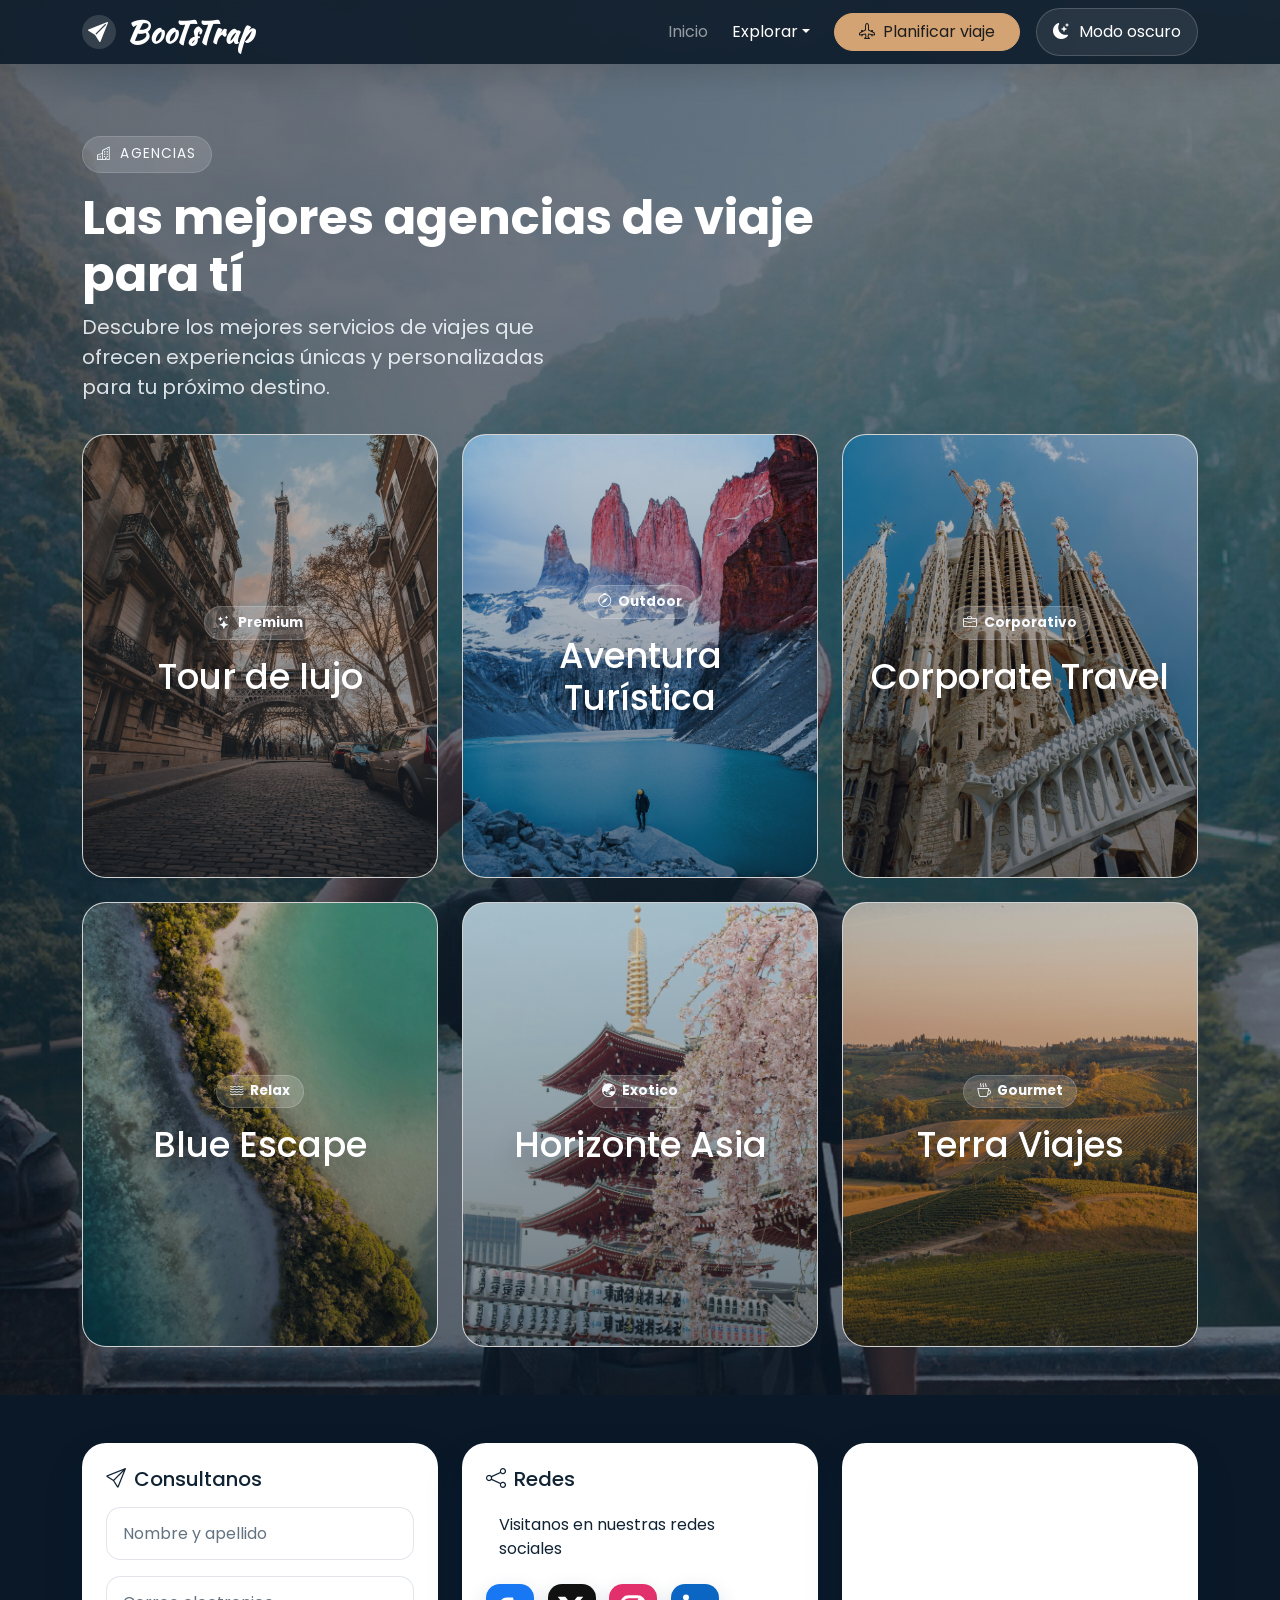
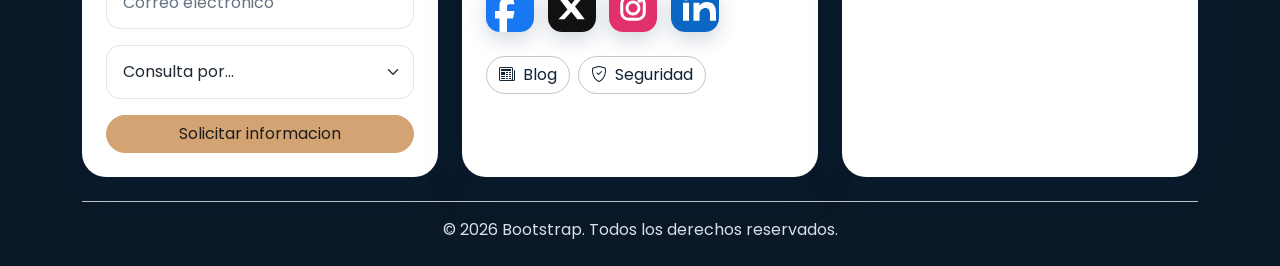
<file: agencias.html>
<!doctype html>
<html lang="es">
  <head>
    <meta charset="UTF-8" />
    <meta name="viewport" content="width=device-width, initial-scale=1.0" />
    <title>BooTsTrap | Agencias</title>
    <link rel="preconnect" href="https://fonts.googleapis.com" />
    <link rel="preconnect" href="https://fonts.gstatic.com" crossorigin />
    <link
      href="https://fonts.googleapis.com/css2?family=Kaushan+Script&family=Poppins:wght@400;500;600;700;800&display=swap"
      rel="stylesheet"
    />
    <link href="https://cdn.jsdelivr.net/npm/bootstrap@5.3.3/dist/css/bootstrap.min.css" rel="stylesheet" />
    <link rel="stylesheet" href="https://cdn.jsdelivr.net/npm/bootstrap-icons@1.11.3/font/bootstrap-icons.min.css" />
    <link rel="stylesheet" href="css/style.css" />
  </head>
  <body>
    <nav class="navbar navbar-expand-lg navbar-dark glass-nav fixed-top">
      <div class="container">
        <a class="navbar-brand fw-bold brand-link" href="index.html">
          <span class="brand-plane"><i class="bi bi-send-fill"></i></span>
          <span class="brand-wordmark">BooTsTrap</span>
        </a>
        <button class="navbar-toggler" type="button" data-bs-toggle="collapse" data-bs-target="#navbarAgencias">
          <span class="navbar-toggler-icon"></span>
        </button>
        <div class="collapse navbar-collapse" id="navbarAgencias">
          <ul class="navbar-nav ms-auto align-items-lg-center gap-lg-2">
            <li class="nav-item"><a class="nav-link" href="index.html">Inicio</a></li>
            <li class="nav-item dropdown">
              <a class="nav-link dropdown-toggle active" href="#" role="button" data-bs-toggle="dropdown" aria-expanded="false">Explorar</a>
              <div class="dropdown-menu mega-menu">
                <div class="row g-3">
                  <div class="col-lg-6">
                    <h6 class="text-uppercase text-muted small">Secciones</h6>
                    <a class="dropdown-item" href="destinos.html"><i class="bi bi-map me-2"></i>Destinos</a>
                    <a class="dropdown-item" href="agencias.html"><i class="bi bi-buildings me-2"></i>Agencias</a>
                    <a class="dropdown-item" href="blog.html"><i class="bi bi-newspaper me-2"></i>Blog</a>
                  </div>
                  <div class="col-lg-6">
                    <h6 class="text-uppercase text-muted small">Utilidades</h6>
                    <a class="dropdown-item" href="contacto.html"><i class="bi bi-envelope-paper me-2"></i>Contacto</a>
                    <a class="dropdown-item" href="precios.html"><i class="bi bi-cash-coin me-2"></i>Precios</a>
                    <a class="dropdown-item" href="phishing.html"><i class="bi bi-shield-check me-2"></i>Modulo educativo</a>
                  </div>
                </div>
              </div>
            </li>
            <li class="nav-item mt-3 mt-lg-0 ms-lg-2">
              <a class="btn btn-brand rounded-pill px-4" href="destinos.html"><i class="bi bi-airplane-engines me-2"></i>Planificar viaje</a>
            </li>
          </ul>
        </div>
      </div>
    </nav>

    <main class="agency-stage">
      <section class="container agency-stage-intro">
        <div class="agency-stage-copy">
        <span class="eyebrow"><i class="bi bi-buildings"></i>Agencias</span>
        <h1 class="display-5 fw-bold mt-3">Las mejores agencias de viaje para tí</h1>
        <p class="col-lg-8 fs-5">Descubre los mejores servicios de viajes que ofrecen experiencias únicas y personalizadas para tu próximo destino.</p>
        </div>
      </section>

      <section class="container agency-stage-shell pb-5">
        <div class="row g-4">
          <div class="col-md-6 col-xl-4">
            <div class="agency-flip">
              <div class="agency-inner">
                <article class="agency-face agency-front card h-100">
                  <div class="media-frame"><img class="object-fit-cover" src="img/paris.jpg" alt="Agencia Premium" /></div>
                  <div class="card-body p-4">
                    <span class="agency-badge mb-3"><i class="bi bi-stars"></i>Premium</span>
                    <h2 class="h4">Tour de lujo</h2>
                  </div>
                </article>
                <article class="agency-face agency-back p-4 d-flex flex-column justify-content-center">
                  <h2 class="h4">Tour de lujo</h2>
                  <p class="mb-3">Especializada en itinerarios a medida para viajeros que priorizan comodidad, ritmo cuidado y acompanamiento permanente.</p>
                </article>
              </div>
            </div>
          </div>
          <div class="col-md-6 col-xl-4">
            <div class="agency-flip">
              <div class="agency-inner">
                <article class="agency-face agency-front card h-100">
                  <div class="media-frame"><img class="object-fit-cover" src="img/patagonia.jpg" alt="Ruta Aventura" /></div>
                  <div class="card-body p-4">
                    <span class="agency-badge mb-3"><i class="bi bi-compass"></i>Outdoor</span>
                    <h2 class="h4">Aventura Turística</h2>
                  </div>
                </article>
                <article class="agency-face agency-back p-4 d-flex flex-column justify-content-center">
                  <h2 class="h4">Aventura Turística</h2>
                  <p class="mb-3">Ideal para quienes quieren trekking, salidas intensas y propuestas donde la experiencia importa tanto como el destino.</p>
                </article>
              </div>
            </div>
          </div>
          <div class="col-md-6 col-xl-4">
            <div class="agency-flip">
              <div class="agency-inner">
                <article class="agency-face agency-front card h-100">
                  <div class="media-frame"><img class="object-fit-cover" src="img/barcelona.jpg" alt="Corporate Travel" /></div>
                  <div class="card-body p-4">
                    <span class="agency-badge mb-3"><i class="bi bi-briefcase"></i>Corporativo</span>
                    <h2 class="h4">Corporate Travel</h2>
                  </div>
                </article>
                <article class="agency-face agency-back p-4 d-flex flex-column justify-content-center">
                  <h2 class="h4">Corporate Travel</h2>
                  <p class="mb-3">Una agencia enfocada en resolver traslados, alojamientos y agenda con rapidez para equipos y perfiles ejecutivos.</p>
                </article>
              </div>
            </div>
          </div>
          <div class="col-md-6 col-xl-4">
            <div class="agency-flip">
              <div class="agency-inner">
                <article class="agency-face agency-front card h-100">
                  <div class="media-frame"><img class="object-fit-cover" src="img/caribe.jpg" alt="Blue Escape" /></div>
                  <div class="card-body p-4">
                    <span class="agency-badge mb-3"><i class="bi bi-water"></i>Relax</span>
                    <h2 class="h4">Blue Escape</h2>
                  </div>
                </article>
                <article class="agency-face agency-back p-4 d-flex flex-column justify-content-center">
                  <h2 class="h4">Blue Escape</h2>
                  <p class="mb-3">Pensada para viajes de descanso, playas y experiencias all inclusive con una planificacion simple y comoda.</p>
                </article>
              </div>
            </div>
          </div>
          <div class="col-md-6 col-xl-4">
            <div class="agency-flip">
              <div class="agency-inner">
                <article class="agency-face agency-front card h-100">
                  <div class="media-frame"><img class="object-fit-cover" src="img/japon.jpg" alt="Horizonte Asia" /></div>
                  <div class="card-body p-4">
                    <span class="agency-badge mb-3"><i class="bi bi-globe-asia-australia"></i>Exotico</span>
                    <h2 class="h4">Horizonte Asia</h2>
                  </div>
                </article>
                <article class="agency-face agency-back p-4 d-flex flex-column justify-content-center">
                  <h2 class="h4">Horizonte Asia</h2>
                  <p class="mb-3">Una agencia enfocada en rutas culturales y urbanas por Asia, con propuestas para viajeros curiosos y experiencias distintas.</p>
                </article>
              </div>
            </div>
          </div>
          <div class="col-md-6 col-xl-4">
            <div class="agency-flip">
              <div class="agency-inner">
                <article class="agency-face agency-front card h-100">
                  <div class="media-frame"><img class="object-fit-cover" src="img/viñedo.jpg" alt="Terra Viajes" /></div>
                  <div class="card-body p-4">
                    <span class="agency-badge mb-3"><i class="bi bi-cup-hot"></i>Gourmet</span>
                    <h2 class="h4">Terra Viajes</h2>
                  </div>
                </article>
                <article class="agency-face agency-back p-4 d-flex flex-column justify-content-center">
                  <h2 class="h4">Terra Viajes</h2>
                  <p class="mb-3">Ideal para escapadas tranquilas con foco en bodegas, gastronomia, paisajes regionales y turismo de bienestar.</p>
                </article>
              </div>
            </div>
          </div>
        </div>
      </section>
    </main>

      <footer class="text-white pt-5 pb-4">
      <div class="container">
        <div class="row g-4">
          <div class="col-lg-4">
            <div class="contact-panel p-4 h-100">
              <h3 class="h5 text-dark mb-3">
                <i class="bi bi-send me-2"></i>Consultanos
              </h3>
              <form class="footer-form">
                <div class="mb-3">
                  <input
                    class="form-control"
                    type="text"
                    placeholder="Nombre y apellido"
                  />
                </div>
                <div class="mb-3">
                  <input
                    class="form-control"
                    type="email"
                    placeholder="Correo electronico"
                  />
                </div>
                <div class="mb-3">
                  <select class="form-select">
                    <option selected>Consulta por...</option>
                    <option>Paquetes</option>
                    <option>Promociones</option>
                    <option>Asistencia</option>
                  </select>
                </div>
                <button class="btn btn-brand rounded-pill w-100" type="button">
                  Solicitar informacion
                </button>
              </form>
            </div>
          </div>
          <div class="col-lg-4">
            <div class="contact-panel p-4 h-100">
              <h3 class="h5 text-dark mb-3">
                <i class="bi bi-share me-2"></i>Redes
              </h3>
              <p class="text-muted footer-social-copy">Visitanos en nuestras redes sociales</p>
              <div class="sprite-list mb-4">
                <span
                  class="sprite-icon sprite-facebook"
                  aria-label="Facebook"
                  tabindex="0"
                ></span>
                <span
                  class="sprite-icon sprite-x"
                  aria-label="X"
                  tabindex="0"
                ></span>
                <span
                  class="sprite-icon sprite-instagram"
                  aria-label="Instagram"
                  tabindex="0"
                ></span>
                <span
                  class="sprite-icon sprite-linkedin"
                  aria-label="LinkedIn"
                  tabindex="0"
                ></span>
              </div>
              <div class="d-flex gap-2 flex-wrap">
                <a class="btn btn-outline-dark rounded-pill" href="blog.html"
                  ><i class="bi bi-newspaper me-2"></i>Blog</a
                >
                <a
                  class="btn btn-outline-dark rounded-pill"
                  href="phishing.html"
                  ><i class="bi bi-shield-check me-2"></i>Seguridad</a
                >
              </div>
            </div>
          </div>
          <div class="col-lg-4">
            <div class="contact-panel p-2 h-100 overflow-hidden">
              <iframe
                class="placeholder-map w-100"
                title="Mapa embebido de ejemplo"
                src="https://www.google.com/maps?q=San%20Salvador%20de%20Jujuy&z=12&output=embed"
                loading="lazy"
                referrerpolicy="no-referrer-when-downgrade"
              ></iframe>
            </div>
          </div>
        </div>
        <div
          class="d-flex flex-column justify-content-between align-items-center gap-3 mt-4 pt-3 border-top border-secondary-subtle"
        >
          <p class="mb-0">© 2026 Bootstrap. Todos los derechos reservados.</p>
        </div>
      </div>
    </footer>
    <script src="https://code.jquery.com/jquery-3.7.1.min.js"></script>
    <script src="https://cdn.jsdelivr.net/npm/bootstrap@5.3.3/dist/js/bootstrap.bundle.min.js"></script>
    <script src="js/main.js"></script>
  </body>
</html>
</file>
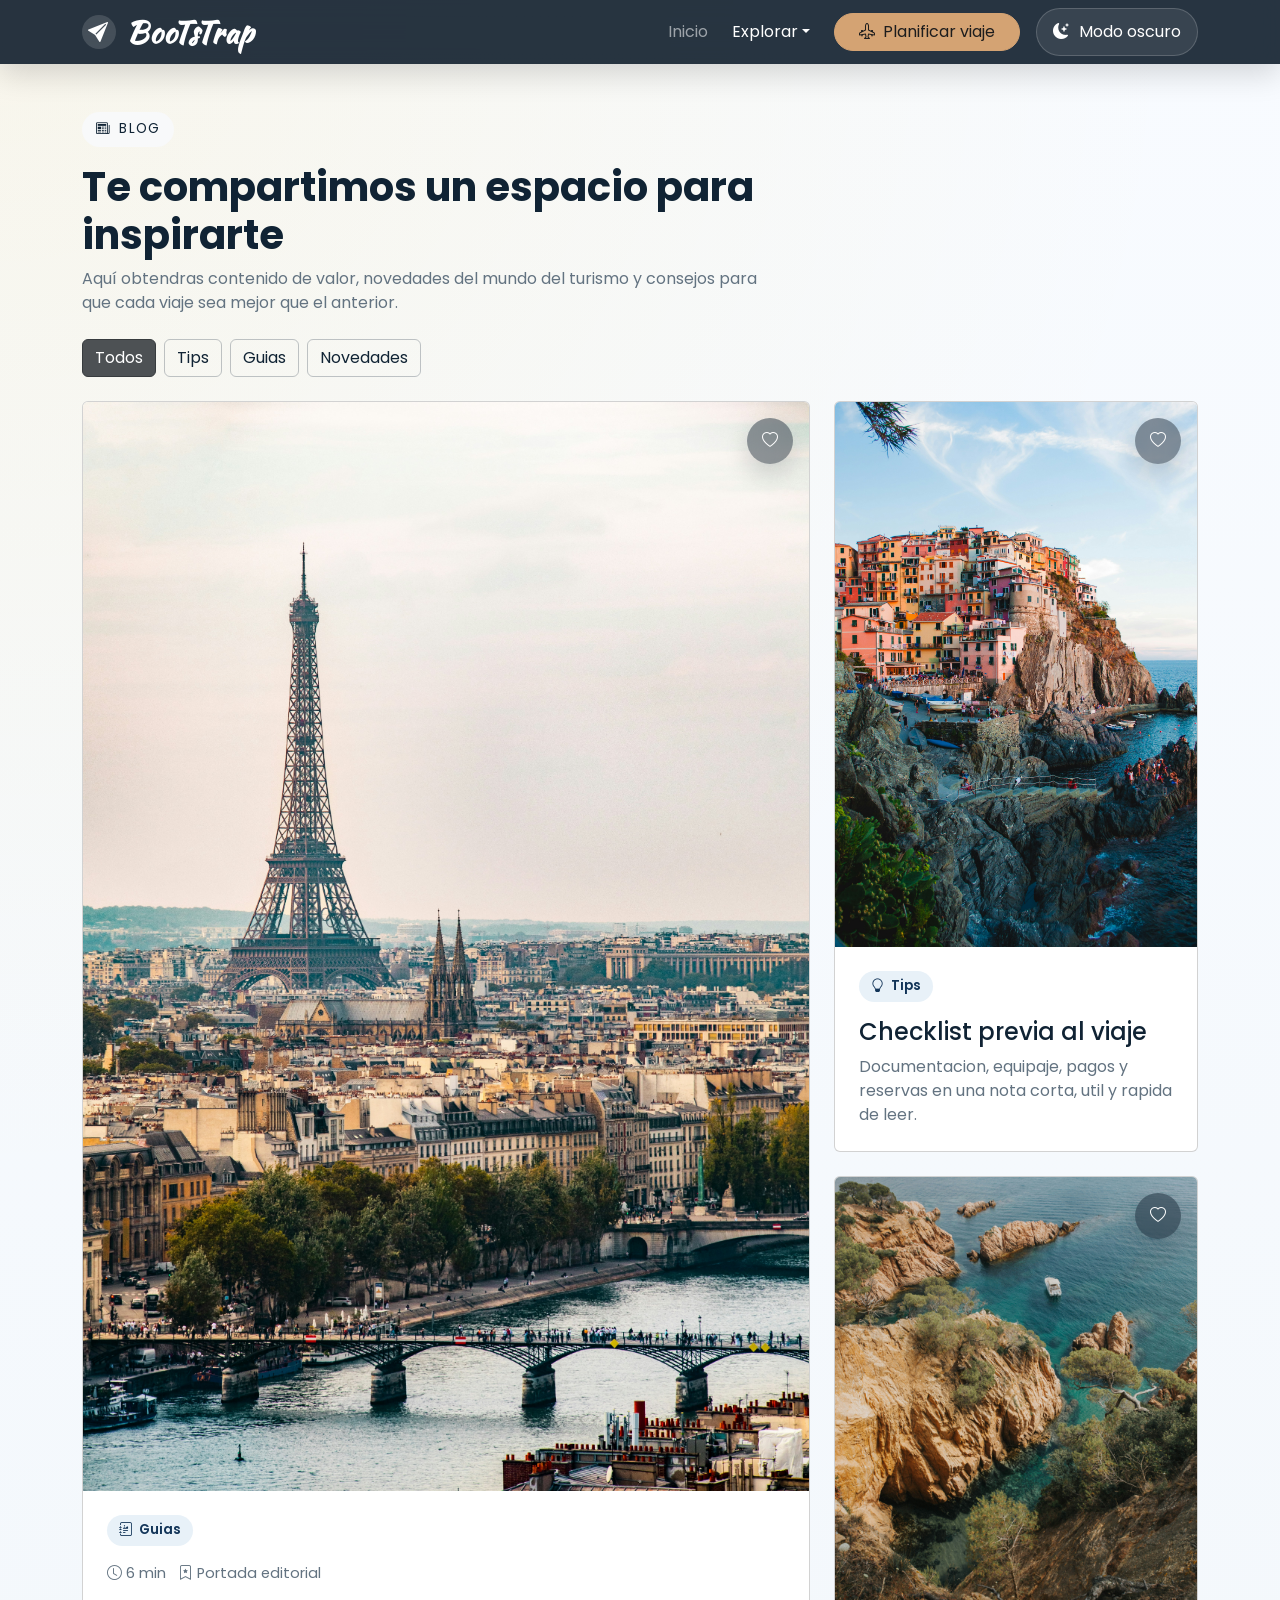
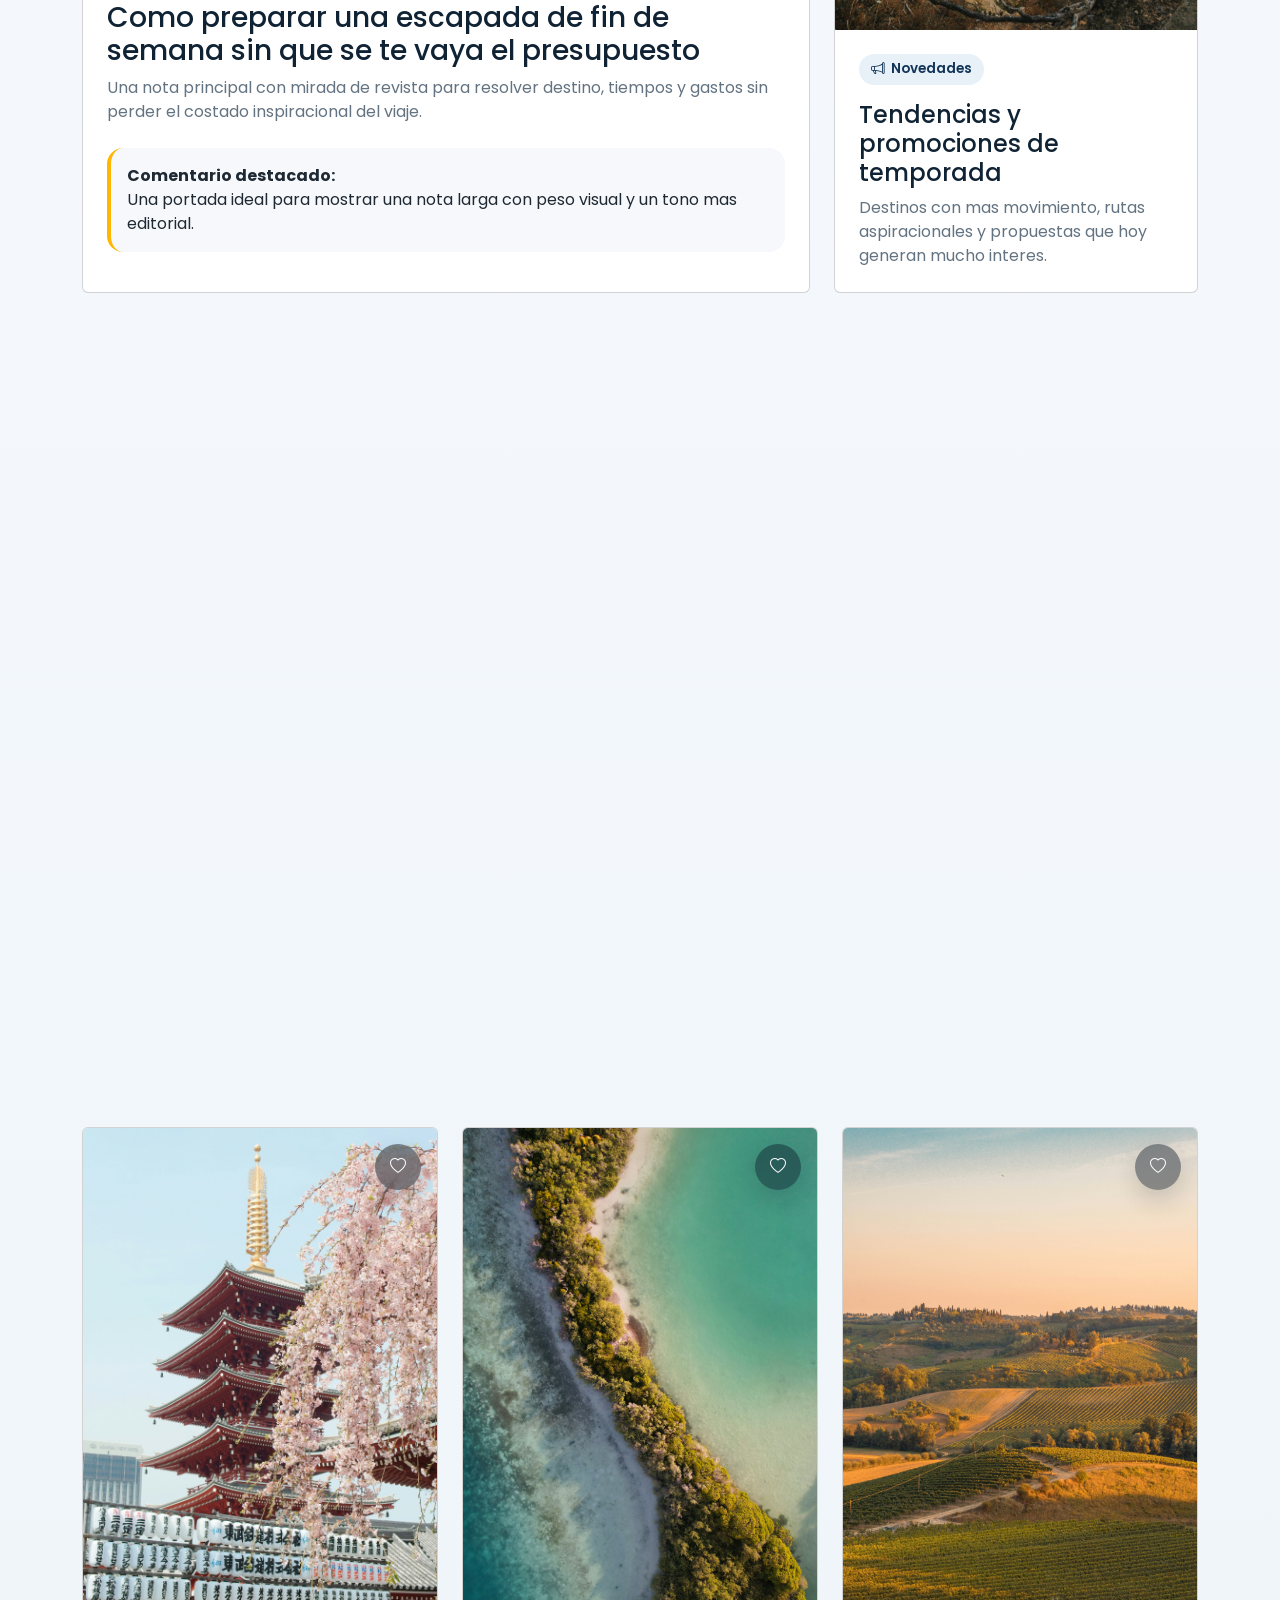
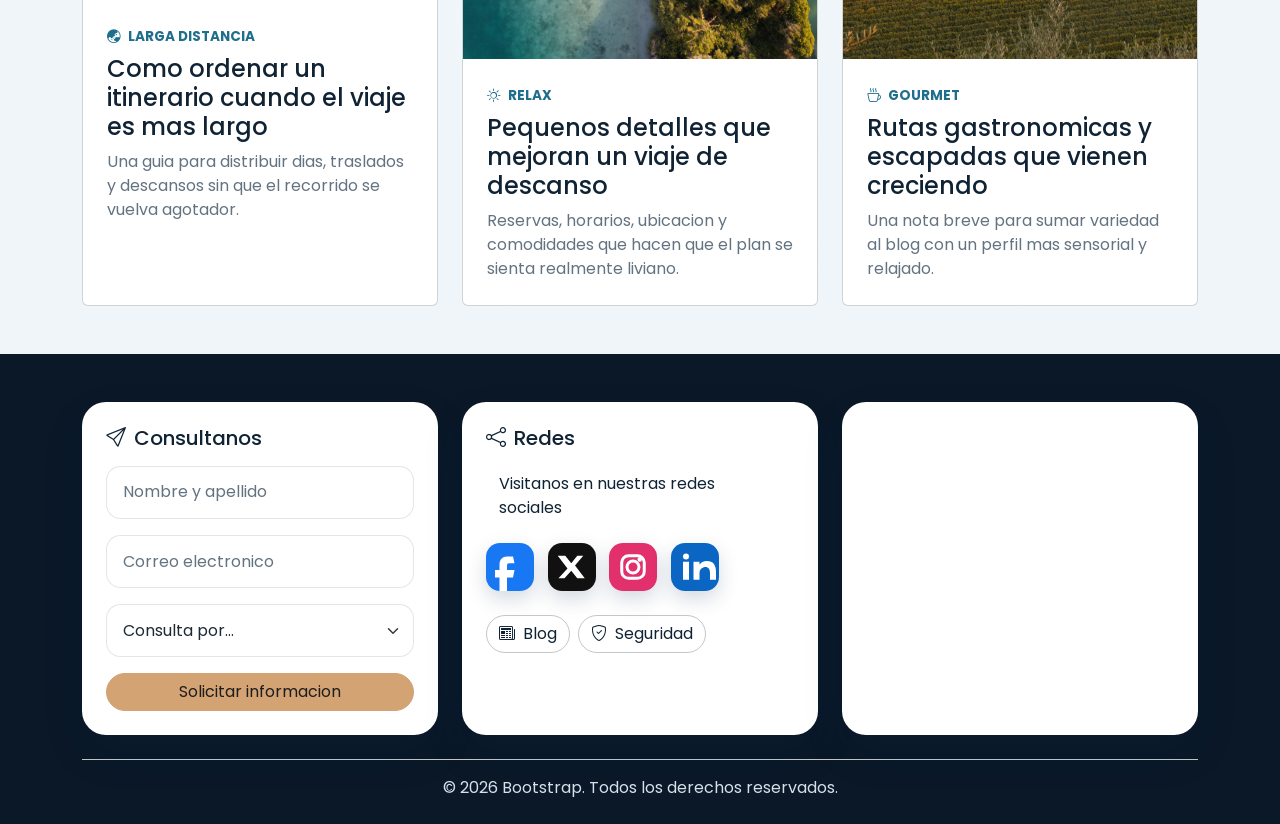
<file: blog.html>
<!doctype html>
<html lang="es">
  <head>
    <meta charset="UTF-8" />
    <meta name="viewport" content="width=device-width, initial-scale=1.0" />
    <title>BooTsTrap | Blog</title>
    <link rel="preconnect" href="https://fonts.googleapis.com" />
    <link rel="preconnect" href="https://fonts.gstatic.com" crossorigin />
    <link
      href="https://fonts.googleapis.com/css2?family=Kaushan+Script&family=Poppins:wght@400;500;600;700;800&display=swap"
      rel="stylesheet"
    />
    <link
      href="https://cdn.jsdelivr.net/npm/bootstrap@5.3.3/dist/css/bootstrap.min.css"
      rel="stylesheet"
    />
    <link
      rel="stylesheet"
      href="https://cdn.jsdelivr.net/npm/bootstrap-icons@1.11.3/font/bootstrap-icons.min.css"
    />
    <link rel="stylesheet" href="css/style.css" />
  </head>
  <body>
    <nav class="navbar navbar-expand-lg navbar-dark glass-nav fixed-top">
      <div class="container">
        <a class="navbar-brand fw-bold brand-link" href="index.html">
          <span class="brand-plane"><i class="bi bi-send-fill"></i></span>
          <span class="brand-wordmark">BooTsTrap</span>
        </a>
        <button
          class="navbar-toggler"
          type="button"
          data-bs-toggle="collapse"
          data-bs-target="#navbarBlog"
        >
          <span class="navbar-toggler-icon"></span>
        </button>
        <div class="collapse navbar-collapse" id="navbarBlog">
          <ul class="navbar-nav ms-auto align-items-lg-center gap-lg-2">
            <li class="nav-item">
              <a class="nav-link" href="index.html">Inicio</a>
            </li>
            <li class="nav-item dropdown">
              <a
                class="nav-link dropdown-toggle active"
                href="#"
                role="button"
                data-bs-toggle="dropdown"
                aria-expanded="false"
                >Explorar</a
              >
              <div class="dropdown-menu mega-menu">
                <div class="row g-3">
                  <div class="col-lg-6">
                    <h6 class="text-uppercase text-muted small">Secciones</h6>
                    <a class="dropdown-item" href="destinos.html"
                      ><i class="bi bi-map me-2"></i>Destinos</a
                    >
                    <a class="dropdown-item" href="agencias.html"
                      ><i class="bi bi-buildings me-2"></i>Agencias</a
                    >
                    <a class="dropdown-item" href="blog.html"
                      ><i class="bi bi-newspaper me-2"></i>Blog</a
                    >
                  </div>
                  <div class="col-lg-6">
                    <h6 class="text-uppercase text-muted small">Utilidades</h6>
                    <a class="dropdown-item" href="contacto.html"
                      ><i class="bi bi-envelope-paper me-2"></i>Contacto</a
                    >
                    <a class="dropdown-item" href="precios.html"
                      ><i class="bi bi-cash-coin me-2"></i>Precios</a
                    >
                    <a class="dropdown-item" href="phishing.html"
                      ><i class="bi bi-shield-check me-2"></i>Modulo
                      educativo</a
                    >
                  </div>
                </div>
              </div>
            </li>
            <li class="nav-item mt-3 mt-lg-0 ms-lg-2">
              <a class="btn btn-brand rounded-pill px-4" href="destinos.html"
                ><i class="bi bi-airplane-engines me-2"></i>Planificar viaje</a
              >
            </li>
          </ul>
        </div>
      </div>
    </nav>

    <main class="py-5">
      <section class="container mb-4">
        <div
          class="d-flex flex-column flex-lg-row justify-content-between align-items-lg-end gap-3"
        >
          <div class="section-heading section-heading-spaced">
            <span class="eyebrow text-bg-light text-dark"
              ><i class="bi bi-newspaper"></i>Blog</span
            >
            <h1 class="display-6 fw-bold mt-3 mb-2">
              Te compartimos un espacio para inspirarte
            </h1>
            <p class="text-muted mb-0">
              Aquí obtendras contenido de valor, novedades del mundo
              del turismo y consejos para que cada viaje sea mejor que el
              anterior.
            </p>
          </div>
        </div>
        <div class="d-flex flex-wrap gap-2">
          <button class="btn btn-dark blog-filter active" data-filter="all">
            Todos
          </button>
          <button class="btn btn-outline-dark blog-filter" data-filter="tips">
            Tips
          </button>
          <button
            class="btn btn-outline-dark blog-filter"
            data-filter="guias"
          >
            Guias
          </button>
          <button
            class="btn btn-outline-dark blog-filter"
            data-filter="novedades"
          >
            Novedades
          </button>
        </div>
      </section>

      <section class="container">
        <div class="magazine-grid">
          <article
            class="card blog-card blog-item blog-feature-hero scroll-reveal"
            data-category="guias"
          >
            <button
              class="blog-like-btn"
              type="button"
              aria-label="Dar me gusta"
              aria-pressed="false"
            >
              <i class="bi bi-heart"></i>
            </button>
            <span class="blog-heart-burst" aria-hidden="true"
              ><i class="bi bi-heart-fill"></i
            ></span>
            <div class="media-frame">
              <img
                src="img/city-love.jpg"
                alt="Escapada urbana de fin de semana"
              />
            </div>
            <div class="card-body p-4">
              <span class="destination-tag mb-3"
                ><i class="bi bi-journal-richtext"></i>Guias</span
              >
              <div class="blog-card-meta mb-3">
                <span><i class="bi bi-clock me-1"></i>6 min</span>
                <span
                  ><i class="bi bi-bookmark-star me-1"></i>Portada
                  editorial</span
                >
              </div>
              <h2 class="h3">
                Como preparar una escapada de fin de semana sin que se te vaya
                el presupuesto
              </h2>
              <p class="text-muted">
                Una nota principal con mirada de revista para resolver destino,
                tiempos y gastos sin perder el costado inspiracional del viaje.
              </p>
              <div class="comment-box p-3 rounded-4 mt-4">
                <strong>Comentario destacado:</strong>
                <p class="mb-0">
                  Una portada ideal para mostrar una nota larga con peso visual
                  y un tono mas editorial.
                </p>
              </div>
            </div>
          </article>

          <div class="magazine-stack">
            <article
              class="card blog-card blog-item blog-tall scroll-reveal"
              data-category="tips"
            >
              <button
                class="blog-like-btn"
                type="button"
                aria-label="Dar me gusta"
                aria-pressed="false"
              >
                <i class="bi bi-heart"></i>
              </button>
              <span class="blog-heart-burst" aria-hidden="true"
                ><i class="bi bi-heart-fill"></i
              ></span>
              <div class="media-frame">
                <img src="img/europe-clasica.jpg" alt="Checklist para viajar" />
              </div>
              <div class="card-body p-4">
                <span class="destination-tag mb-3"
                  ><i class="bi bi-lightbulb"></i>Tips</span
                >
                <h2 class="h4">Checklist previa al viaje</h2>
                <p class="text-muted mb-0">
                  Documentacion, equipaje, pagos y reservas en una nota corta,
                  util y rapida de leer.
                </p>
              </div>
            </article>

            <article
              class="card blog-card blog-item scroll-reveal"
              data-category="novedades"
            >
              <button
                class="blog-like-btn"
                type="button"
                aria-label="Dar me gusta"
                aria-pressed="false"
              >
                <i class="bi bi-heart"></i>
              </button>
              <span class="blog-heart-burst" aria-hidden="true"
                ><i class="bi bi-heart-fill"></i
              ></span>
              <div class="media-frame">
                <img src="img/mediterraneo.jpg" alt="Tendencias de temporada" />
              </div>
              <div class="card-body p-4">
                <span class="destination-tag mb-3"
                  ><i class="bi bi-megaphone"></i>Novedades</span
                >
                <h2 class="h4">Tendencias y promociones de temporada</h2>
                <p class="text-muted mb-0">
                  Destinos con mas movimiento, rutas aspiracionales y propuestas
                  que hoy generan mucho interes.
                </p>
              </div>
            </article>
          </div>
        </div>

        <div class="blog-editorial-grid">
          <article
            class="card blog-card blog-item scroll-reveal"
            data-category="guias"
          >
            <button
              class="blog-like-btn"
              type="button"
              aria-label="Dar me gusta"
              aria-pressed="false"
            >
              <i class="bi bi-heart"></i>
            </button>
            <span class="blog-heart-burst" aria-hidden="true"
              ><i class="bi bi-heart-fill"></i
            ></span>
            <div class="media-frame">
              <img
                src="img/paris.jpg"
                alt="Ciudades para caminar y descubrir"
              />
            </div>
            <div class="card-body p-4">
              <span class="blog-kicker mb-2"
                ><i class="bi bi-compass"></i>Ruta urbana</span
              >
              <h2 class="h4">
                Ciudades para caminar, mirar y dejarte sorprender
              </h2>
              <p class="text-muted mb-0">
                Una nota pensada para destacar destinos ideales para recorrer
                sin apuro y con mucho contenido visual.
              </p>
            </div>
          </article>

          <article
            class="card blog-card blog-item scroll-reveal"
            data-category="tips"
          >
            <button
              class="blog-like-btn"
              type="button"
              aria-label="Dar me gusta"
              aria-pressed="false"
            >
              <i class="bi bi-heart"></i>
            </button>
            <span class="blog-heart-burst" aria-hidden="true"
              ><i class="bi bi-heart-fill"></i
            ></span>
            <div class="media-frame">
              <img
                src="img/patagonia.jpg"
                alt="Consejos para viajes de aventura"
              />
            </div>
            <div class="card-body p-4">
              <span class="blog-kicker mb-2"
                ><i class="bi bi-backpack2"></i>Aventura</span
              >
              <h2 class="h4">Que llevar a un viaje con clima variable</h2>
              <p class="text-muted mb-0">
                Capas, abrigo, calzado y objetos chicos que mejoran mucho la
                experiencia cuando el viaje es mas activo.
              </p>
            </div>
          </article>

          <article
            class="card blog-card blog-item scroll-reveal"
            data-category="novedades"
          >
            <button
              class="blog-like-btn"
              type="button"
              aria-label="Dar me gusta"
              aria-pressed="false"
            >
              <i class="bi bi-heart"></i>
            </button>
            <span class="blog-heart-burst" aria-hidden="true"
              ><i class="bi bi-heart-fill"></i
            ></span>
            <div class="media-frame">
              <img src="img/barcelona.jpg" alt="Nueva seleccion de escapadas" />
            </div>
            <div class="card-body p-4">
              <span class="blog-kicker mb-2"
                ><i class="bi bi-stars"></i>Actualizacion</span
              >
              <h2 class="h4">
                Escapadas urbanas que estan marcando la temporada
              </h2>
              <p class="text-muted mb-0">
                Destinos con buen movimiento cultural, gastronomia fuerte y
                mucho potencial para inspirar nuevas salidas.
              </p>
            </div>
          </article>

          <article
            class="card blog-card blog-item scroll-reveal"
            data-category="guias"
          >
            <button
              class="blog-like-btn"
              type="button"
              aria-label="Dar me gusta"
              aria-pressed="false"
            >
              <i class="bi bi-heart"></i>
            </button>
            <span class="blog-heart-burst" aria-hidden="true"
              ><i class="bi bi-heart-fill"></i
            ></span>
            <div class="media-frame">
              <img
                src="img/japon.jpg"
                alt="Viajes largos con itinerario claro"
              />
            </div>
            <div class="card-body p-4">
              <span class="blog-kicker mb-2"
                ><i class="bi bi-globe-asia-australia"></i>Larga distancia</span
              >
              <h2 class="h4">
                Como ordenar un itinerario cuando el viaje es mas largo
              </h2>
              <p class="text-muted mb-0">
                Una guia para distribuir dias, traslados y descansos sin que el
                recorrido se vuelva agotador.
              </p>
            </div>
          </article>

          <article
            class="card blog-card blog-item scroll-reveal"
            data-category="tips"
          >
            <button
              class="blog-like-btn"
              type="button"
              aria-label="Dar me gusta"
              aria-pressed="false"
            >
              <i class="bi bi-heart"></i>
            </button>
            <span class="blog-heart-burst" aria-hidden="true"
              ><i class="bi bi-heart-fill"></i
            ></span>
            <div class="media-frame">
              <img src="img/caribe.jpg" alt="Consejos para un viaje relajado" />
            </div>
            <div class="card-body p-4">
              <span class="blog-kicker mb-2"
                ><i class="bi bi-brightness-high"></i>Relax</span
              >
              <h2 class="h4">
                Pequenos detalles que mejoran un viaje de descanso
              </h2>
              <p class="text-muted mb-0">
                Reservas, horarios, ubicacion y comodidades que hacen que el
                plan se sienta realmente liviano.
              </p>
            </div>
          </article>

          <article
            class="card blog-card blog-item scroll-reveal"
            data-category="novedades"
          >
            <button
              class="blog-like-btn"
              type="button"
              aria-label="Dar me gusta"
              aria-pressed="false"
            >
              <i class="bi bi-heart"></i>
            </button>
            <span class="blog-heart-burst" aria-hidden="true"
              ><i class="bi bi-heart-fill"></i
            ></span>
            <div class="media-frame">
              <img
                src="img/viñedo.jpg"
                alt="Turismo gastronomico y escapadas"
              />
            </div>
            <div class="card-body p-4">
              <span class="blog-kicker mb-2"
                ><i class="bi bi-cup-hot"></i>Gourmet</span
              >
              <h2 class="h4">
                Rutas gastronomicas y escapadas que vienen creciendo
              </h2>
              <p class="text-muted mb-0">
                Una nota breve para sumar variedad al blog con un perfil mas
                sensorial y relajado.
              </p>
            </div>
          </article>
        </div>
      </section>
    </main>
    <footer class="text-white pt-5 pb-4">
      <div class="container">
        <div class="row g-4">
          <div class="col-lg-4">
            <div class="contact-panel p-4 h-100">
              <h3 class="h5 text-dark mb-3">
                <i class="bi bi-send me-2"></i>Consultanos
              </h3>
              <form class="footer-form">
                <div class="mb-3">
                  <input
                    class="form-control"
                    type="text"
                    placeholder="Nombre y apellido"
                  />
                </div>
                <div class="mb-3">
                  <input
                    class="form-control"
                    type="email"
                    placeholder="Correo electronico"
                  />
                </div>
                <div class="mb-3">
                  <select class="form-select">
                    <option selected>Consulta por...</option>
                    <option>Paquetes</option>
                    <option>Promociones</option>
                    <option>Asistencia</option>
                  </select>
                </div>
                <button class="btn btn-brand rounded-pill w-100" type="button">
                  Solicitar informacion
                </button>
              </form>
            </div>
          </div>
          <div class="col-lg-4">
            <div class="contact-panel p-4 h-100">
              <h3 class="h5 text-dark mb-3">
                <i class="bi bi-share me-2"></i>Redes
              </h3>
              <p class="text-muted footer-social-copy">Visitanos en nuestras redes sociales</p>
              <div class="sprite-list mb-4">
                <span
                  class="sprite-icon sprite-facebook"
                  aria-label="Facebook"
                  tabindex="0"
                ></span>
                <span
                  class="sprite-icon sprite-x"
                  aria-label="X"
                  tabindex="0"
                ></span>
                <span
                  class="sprite-icon sprite-instagram"
                  aria-label="Instagram"
                  tabindex="0"
                ></span>
                <span
                  class="sprite-icon sprite-linkedin"
                  aria-label="LinkedIn"
                  tabindex="0"
                ></span>
              </div>
              <div class="d-flex gap-2 flex-wrap">
                <a class="btn btn-outline-dark rounded-pill" href="blog.html"
                  ><i class="bi bi-newspaper me-2"></i>Blog</a
                >
                <a
                  class="btn btn-outline-dark rounded-pill"
                  href="phishing.html"
                  ><i class="bi bi-shield-check me-2"></i>Seguridad</a
                >
              </div>
            </div>
          </div>
          <div class="col-lg-4">
            <div class="contact-panel p-2 h-100 overflow-hidden">
              <iframe
                class="placeholder-map w-100"
                title="Mapa embebido de ejemplo"
                src="https://www.google.com/maps?q=San%20Salvador%20de%20Jujuy&z=12&output=embed"
                loading="lazy"
                referrerpolicy="no-referrer-when-downgrade"
              ></iframe>
            </div>
          </div>
        </div>
        <div
          class="d-flex flex-column justify-content-between align-items-center gap-3 mt-4 pt-3 border-top border-secondary-subtle"
        >
          <p class="mb-0">© 2026 Bootstrap. Todos los derechos reservados.</p>
        </div>
      </div>
    </footer>

    <script src="https://code.jquery.com/jquery-3.7.1.min.js"></script>
    <script src="https://cdn.jsdelivr.net/npm/bootstrap@5.3.3/dist/js/bootstrap.bundle.min.js"></script>
    <script src="js/main.js"></script>
  </body>
</html>
</file>
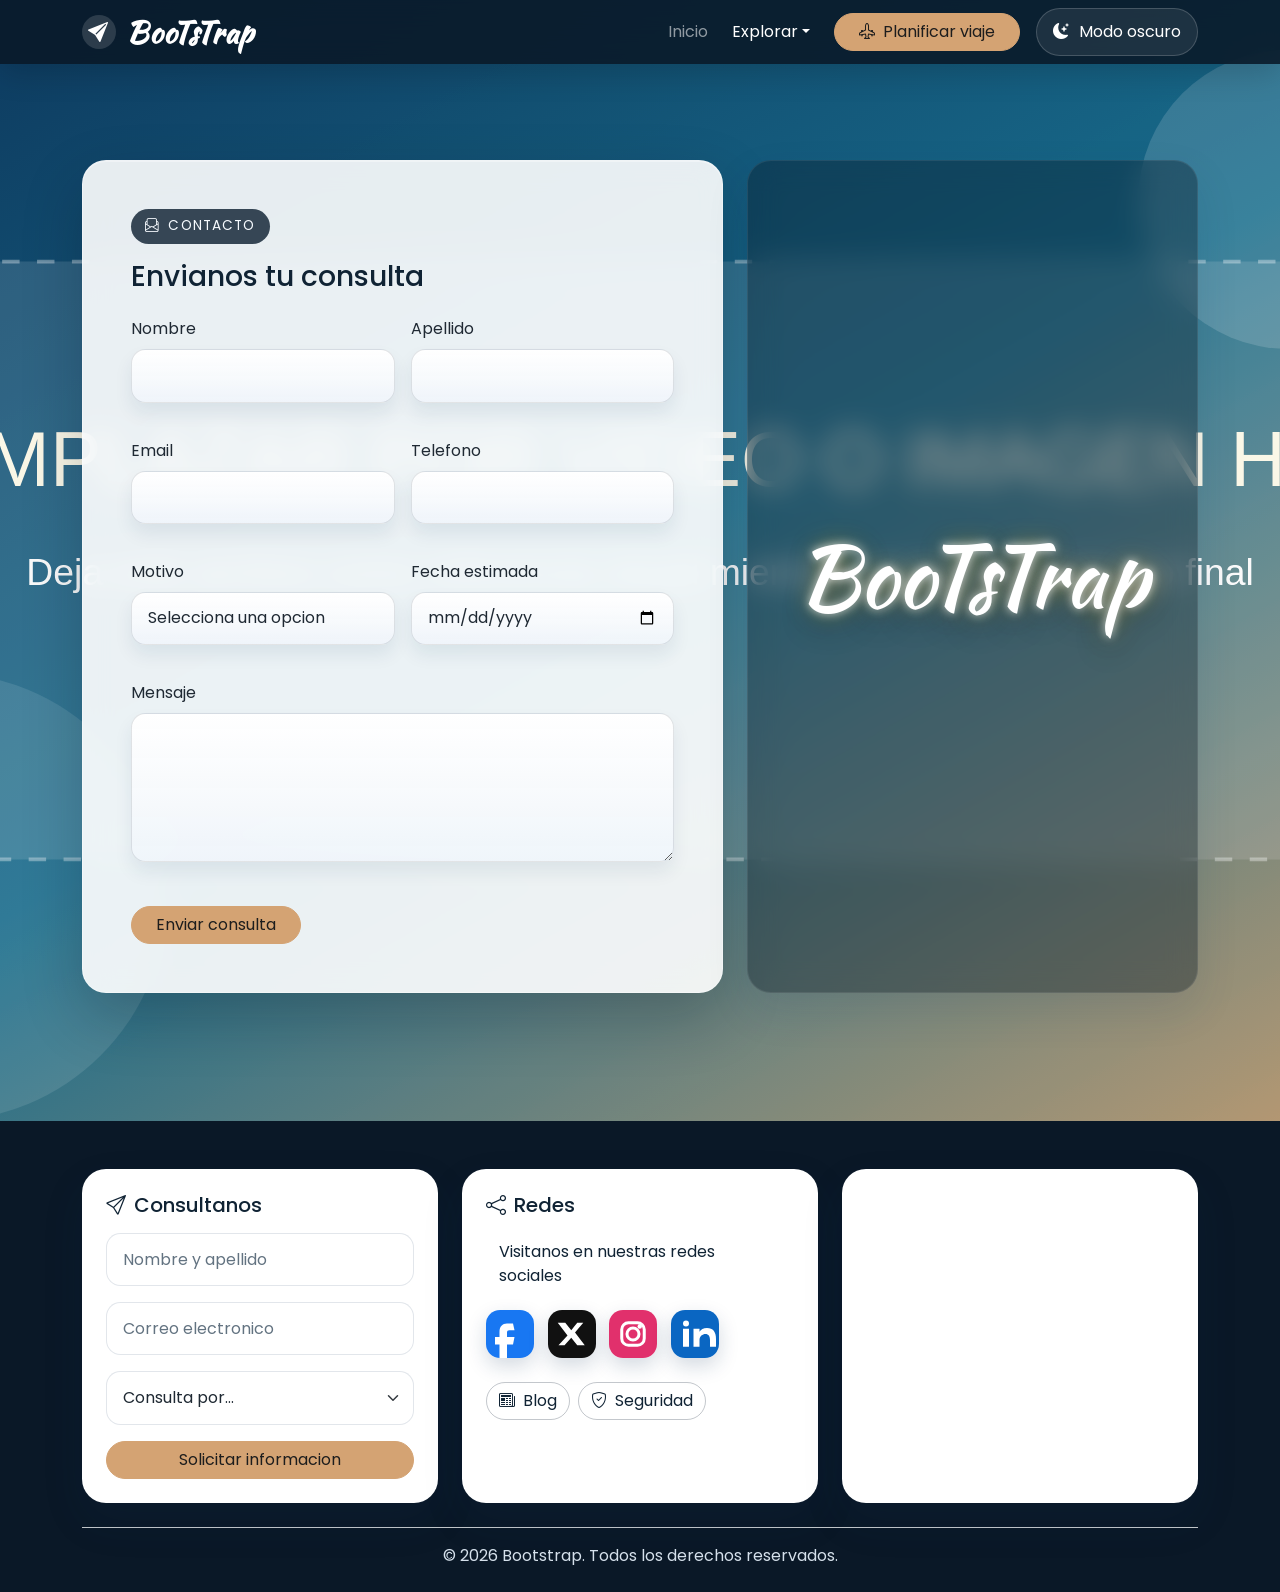
<file: contacto.html>
<!doctype html>
<html lang="es">
  <head>
    <meta charset="UTF-8" />
    <meta name="viewport" content="width=device-width, initial-scale=1.0" />
    <title>BooTsTrap | Contacto</title>
    <link rel="preconnect" href="https://fonts.googleapis.com" />
    <link rel="preconnect" href="https://fonts.gstatic.com" crossorigin />
    <link
      href="https://fonts.googleapis.com/css2?family=Kaushan+Script&family=Poppins:wght@400;500;600;700;800&display=swap"
      rel="stylesheet"
    />
    <link
      href="https://cdn.jsdelivr.net/npm/bootstrap@5.3.3/dist/css/bootstrap.min.css"
      rel="stylesheet"
    />
    <link
      rel="stylesheet"
      href="https://cdn.jsdelivr.net/npm/bootstrap-icons@1.11.3/font/bootstrap-icons.min.css"
    />
    <link rel="stylesheet" href="css/style.css" />
  </head>
  <body>
    <nav class="navbar navbar-expand-lg navbar-dark glass-nav fixed-top">
      <div class="container">
        <a class="navbar-brand fw-bold brand-link" href="index.html">
          <span class="brand-plane"><i class="bi bi-send-fill"></i></span>
          <span class="brand-wordmark">BooTsTrap</span>
        </a>
        <button
          class="navbar-toggler"
          type="button"
          data-bs-toggle="collapse"
          data-bs-target="#navbarContacto"
        >
          <span class="navbar-toggler-icon"></span>
        </button>
        <div class="collapse navbar-collapse" id="navbarContacto">
          <ul class="navbar-nav ms-auto align-items-lg-center gap-lg-2">
            <li class="nav-item">
              <a class="nav-link" href="index.html">Inicio</a>
            </li>
            <li class="nav-item dropdown">
              <a
                class="nav-link dropdown-toggle active"
                href="#"
                role="button"
                data-bs-toggle="dropdown"
                aria-expanded="false"
                >Explorar</a
              >
              <div class="dropdown-menu mega-menu">
                <div class="row g-3">
                  <div class="col-lg-6">
                    <h6 class="text-uppercase text-muted small">Secciones</h6>
                    <a class="dropdown-item" href="destinos.html"
                      ><i class="bi bi-map me-2"></i>Destinos</a
                    >
                    <a class="dropdown-item" href="agencias.html"
                      ><i class="bi bi-buildings me-2"></i>Agencias</a
                    >
                    <a class="dropdown-item" href="blog.html"
                      ><i class="bi bi-newspaper me-2"></i>Blog</a
                    >
                  </div>
                  <div class="col-lg-6">
                    <h6 class="text-uppercase text-muted small">Utilidades</h6>
                    <a class="dropdown-item" href="contacto.html"
                      ><i class="bi bi-envelope-paper me-2"></i>Contacto</a
                    >
                    <a class="dropdown-item" href="precios.html"
                      ><i class="bi bi-cash-coin me-2"></i>Precios</a
                    >
                    <a class="dropdown-item" href="phishing.html"
                      ><i class="bi bi-shield-check me-2"></i>Modulo
                      educativo</a
                    >
                  </div>
                </div>
              </div>
            </li>
            <li class="nav-item mt-3 mt-lg-0 ms-lg-2">
              <a class="btn btn-brand rounded-pill px-4" href="destinos.html"
                ><i class="bi bi-airplane-engines me-2"></i>Planificar viaje</a
              >
            </li>
          </ul>
        </div>
      </div>
    </nav>

    <main class="contact-stage">
      <video
        class="contact-stage-video"
        autoplay
        muted
        loop
        playsinline
        poster="img/placeholder-hero.svg"
      >
        <source src="video/hero-contacto.mp4" type="video/mp4" />
      </video>
      <section class="container contact-stage-shell py-5">
        <div class="row g-4 align-items-stretch">
          <div class="col-lg-7">
            <div
              class="contact-panel contact-stage-panel contact-stage-panel--form p-4 p-lg-5"
            >
              <span class="eyebrow mb-3"
                ><i class="bi bi-envelope-paper"></i>Contacto</span
              >
              <h2 class="h3 mb-4">Envianos tu consulta</h2>
              <form id="contactForm" class="contact-form" novalidate>
                <div class="row g-3">
                  <div class="col-md-6 form-field">
                    <label class="form-label" for="nombre">Nombre</label>
                    <input
                      id="nombre"
                      name="nombre"
                      class="form-control"
                      type="text"
                      required
                      pattern="^[A-Za-zÁÉÍÓÚáéíóúñÑ\\s]{3,}$"
                    />
                    <div class="field-feedback"></div>
                  </div>
                  <div class="col-md-6 form-field">
                    <label class="form-label" for="apellido">Apellido</label>
                    <input
                      id="apellido"
                      name="apellido"
                      class="form-control"
                      type="text"
                      required
                      pattern="^[A-Za-zÁÉÍÓÚáéíóúñÑ\\s]{3,}$"
                    />
                    <div class="field-feedback"></div>
                  </div>
                  <div class="col-md-6 form-field">
                    <label class="form-label" for="email">Email</label>
                    <input
                      id="email"
                      name="email"
                      class="form-control"
                      type="email"
                      required
                    />
                    <div class="field-feedback"></div>
                  </div>
                  <div class="col-md-6 form-field">
                    <label class="form-label" for="telefono">Telefono</label>
                    <input
                      id="telefono"
                      name="telefono"
                      class="form-control"
                      type="tel"
                      required
                      pattern="^[0-9\\s\\-\\+]{8,20}$"
                    />
                    <div class="field-feedback"></div>
                  </div>
                  <div class="col-md-6 form-field">
                    <label class="form-label" for="motivo">Motivo</label>
                    <select
                      id="motivo"
                      name="motivo"
                      class="form-select"
                      required
                    >
                      <option value="">Selecciona una opcion</option>
                      <option>Paquetes nacionales</option>
                      <option>Paquetes internacionales</option>
                      <option>Asistencia post venta</option>
                    </select>
                    <div class="field-feedback"></div>
                  </div>
                  <div class="col-md-6 form-field">
                    <label class="form-label" for="fecha">Fecha estimada</label>
                    <input
                      id="fecha"
                      name="fecha"
                      class="form-control"
                      type="date"
                      required
                    />
                    <div class="field-feedback"></div>
                  </div>
                  <div class="col-12 form-field">
                    <label class="form-label" for="mensaje">Mensaje</label>
                    <textarea
                      id="mensaje"
                      name="mensaje"
                      class="form-control"
                      rows="5"
                      required
                    ></textarea>
                    <div class="field-feedback"></div>
                  </div>
                </div>
                <div class="d-flex flex-wrap align-items-center gap-3 mt-4">
                  <button class="btn btn-brand rounded-pill px-4" type="submit">
                    <span
                      class="spinner-border spinner-border-sm d-none me-2"
                      aria-hidden="true"
                    ></span>
                    Enviar consulta
                  </button>
                  <p id="formStatus" class="mb-0 text-muted"></p>
                </div>
              </form>
            </div>
          </div>
          <div class="col-lg-5">
            <article
              class="contact-panel contact-stage-panel contact-stage-panel--dark h-100 p-4 p-lg-5 d-flex flex-column justify-content-center"
            >
              <div class="contact-stage-copy contact-stage-copy--brand">
                <h2 class="contact-hero-title mb-0">BooTsTrap</h2>
              </div>
            </article>
          </div>
        </div>
      </section>
    </main>

    <div class="modal fade" id="contactModal" tabindex="-1" aria-hidden="true">
      <div class="modal-dialog modal-dialog-centered">
        <div class="modal-content border-0 rounded-4">
          <div class="modal-body p-4 text-center">
            <i class="bi bi-check-circle display-4 text-success"></i>
            <h2 class="h3 mt-3">Consulta recibida</h2>
            <p class="text-muted">
              En breve nos pondremos en contacto contigo para brindarte toda la información que necesitas. ¡Gracias por confiar en nosotros!
            </p>
            <button
              class="btn btn-brand rounded-pill px-4"
              type="button"
              data-bs-dismiss="modal"
            >
              Cerrar
            </button>
          </div>
        </div>
      </div>
    </div>

    <footer class="text-white pt-5 pb-4">
      <div class="container">
        <div class="row g-4">
          <div class="col-lg-4">
            <div class="contact-panel p-4 h-100">
              <h3 class="h5 text-dark mb-3">
                <i class="bi bi-send me-2"></i>Consultanos
              </h3>
              <form class="footer-form">
                <div class="mb-3">
                  <input
                    class="form-control"
                    type="text"
                    placeholder="Nombre y apellido"
                  />
                </div>
                <div class="mb-3">
                  <input
                    class="form-control"
                    type="email"
                    placeholder="Correo electronico"
                  />
                </div>
                <div class="mb-3">
                  <select class="form-select">
                    <option selected>Consulta por...</option>
                    <option>Paquetes</option>
                    <option>Promociones</option>
                    <option>Asistencia</option>
                  </select>
                </div>
                <button class="btn btn-brand rounded-pill w-100" type="button">
                  Solicitar informacion
                </button>
              </form>
            </div>
          </div>
          <div class="col-lg-4">
            <div class="contact-panel p-4 h-100">
              <h3 class="h5 text-dark mb-3">
                <i class="bi bi-share me-2"></i>Redes
              </h3>
              <p class="text-muted footer-social-copy">Visitanos en nuestras redes sociales</p>
              <div class="sprite-list mb-4">
                <span
                  class="sprite-icon sprite-facebook"
                  aria-label="Facebook"
                  tabindex="0"
                ></span>
                <span
                  class="sprite-icon sprite-x"
                  aria-label="X"
                  tabindex="0"
                ></span>
                <span
                  class="sprite-icon sprite-instagram"
                  aria-label="Instagram"
                  tabindex="0"
                ></span>
                <span
                  class="sprite-icon sprite-linkedin"
                  aria-label="LinkedIn"
                  tabindex="0"
                ></span>
              </div>
              <div class="d-flex gap-2 flex-wrap">
                <a class="btn btn-outline-dark rounded-pill" href="blog.html"
                  ><i class="bi bi-newspaper me-2"></i>Blog</a
                >
                <a
                  class="btn btn-outline-dark rounded-pill"
                  href="phishing.html"
                  ><i class="bi bi-shield-check me-2"></i>Seguridad</a
                >
              </div>
            </div>
          </div>
          <div class="col-lg-4">
            <div class="contact-panel p-2 h-100 overflow-hidden">
              <iframe
                class="placeholder-map w-100"
                title="Mapa embebido de ejemplo"
                src="https://www.google.com/maps?q=San%20Salvador%20de%20Jujuy&z=12&output=embed"
                loading="lazy"
                referrerpolicy="no-referrer-when-downgrade"
              ></iframe>
            </div>
          </div>
        </div>
        <div
          class="d-flex flex-column justify-content-between align-items-center gap-3 mt-4 pt-3 border-top border-secondary-subtle"
        >
          <p class="mb-0">© 2026 Bootstrap. Todos los derechos reservados.</p>
        </div>
      </div>
    </footer>

    <script src="https://code.jquery.com/jquery-3.7.1.min.js"></script>
    <script src="https://cdn.jsdelivr.net/npm/bootstrap@5.3.3/dist/js/bootstrap.bundle.min.js"></script>
    <script src="js/main.js"></script>
  </body>
</html>
</file>
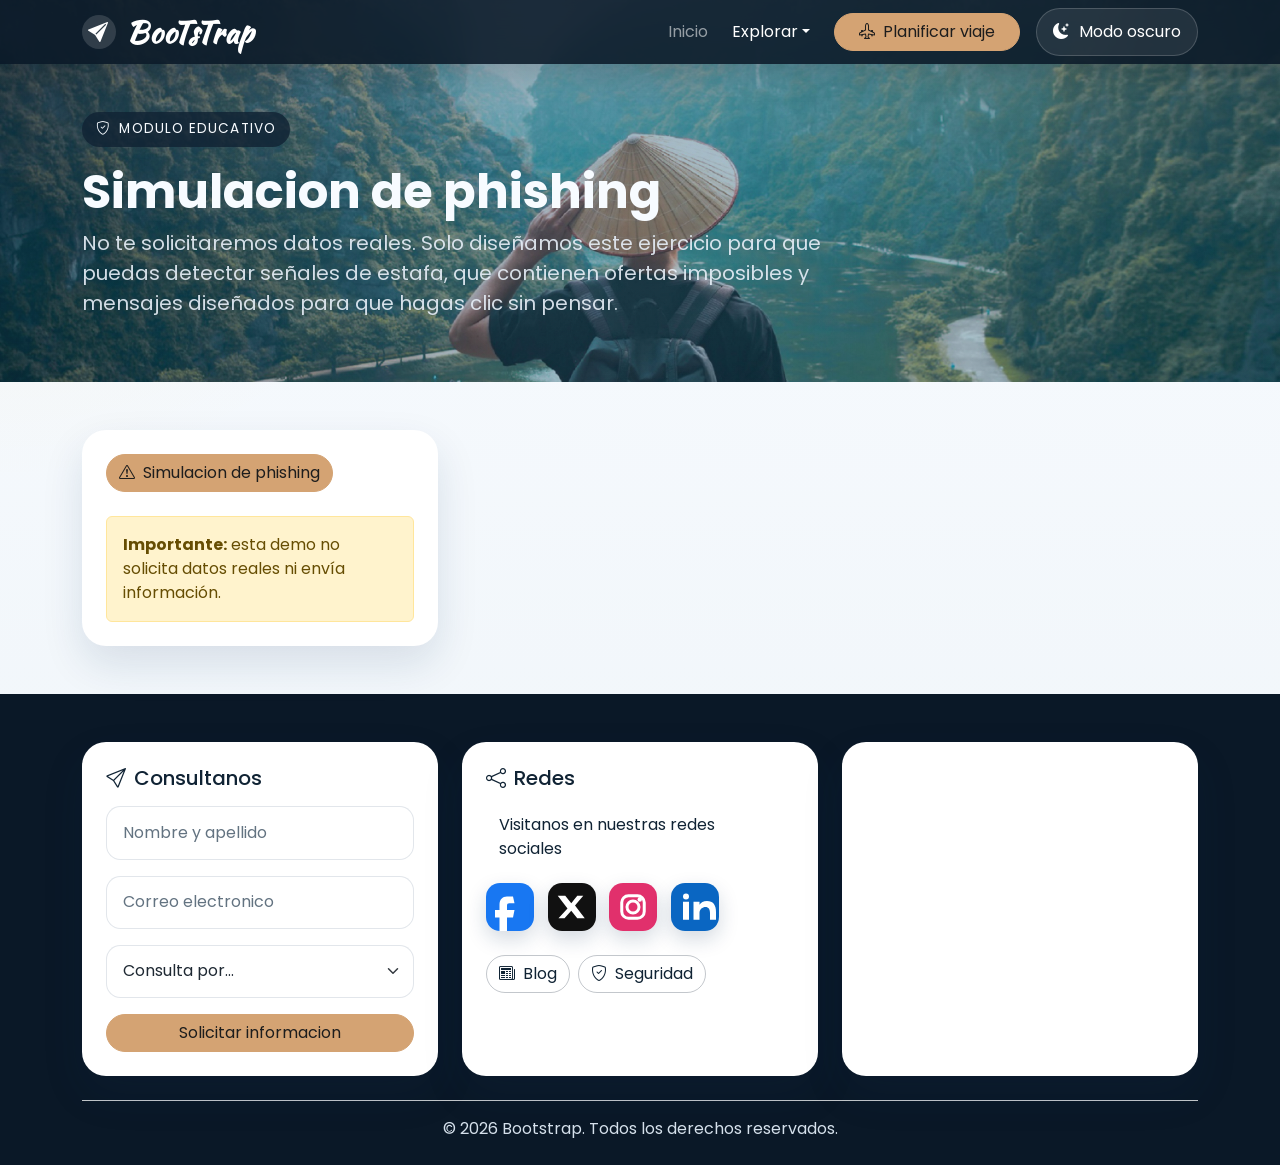
<file: phishing.html>
<!doctype html>
<html lang="es">
  <head>
    <meta charset="UTF-8" />
    <meta name="viewport" content="width=device-width, initial-scale=1.0" />
    <title>BooTsTrap | Modulo educativo de phishing</title>
    <link rel="preconnect" href="https://fonts.googleapis.com" />
    <link rel="preconnect" href="https://fonts.gstatic.com" crossorigin />
    <link
      href="https://fonts.googleapis.com/css2?family=Kaushan+Script&family=Poppins:wght@400;500;600;700;800&display=swap"
      rel="stylesheet"
    />
    <link href="https://cdn.jsdelivr.net/npm/bootstrap@5.3.3/dist/css/bootstrap.min.css" rel="stylesheet" />
    <link rel="stylesheet" href="https://cdn.jsdelivr.net/npm/bootstrap-icons@1.11.3/font/bootstrap-icons.min.css" />
    <link rel="stylesheet" href="css/style.css" />
  </head>
  <body>
    <nav class="navbar navbar-expand-lg navbar-dark glass-nav fixed-top">
      <div class="container">
        <a class="navbar-brand fw-bold brand-link" href="index.html">
          <span class="brand-plane"><i class="bi bi-send-fill"></i></span>
          <span class="brand-wordmark">BooTsTrap</span>
        </a>
        <button class="navbar-toggler" type="button" data-bs-toggle="collapse" data-bs-target="#navbarPhishing">
          <span class="navbar-toggler-icon"></span>
        </button>
        <div class="collapse navbar-collapse" id="navbarPhishing">
          <ul class="navbar-nav ms-auto align-items-lg-center gap-lg-2">
            <li class="nav-item"><a class="nav-link" href="index.html">Inicio</a></li>
            <li class="nav-item dropdown">
              <a class="nav-link dropdown-toggle active" href="#" role="button" data-bs-toggle="dropdown" aria-expanded="false">Explorar</a>
              <div class="dropdown-menu mega-menu">
                <div class="row g-3">
                  <div class="col-lg-6">
                    <h6 class="text-uppercase text-muted small">Secciones</h6>
                    <a class="dropdown-item" href="destinos.html"><i class="bi bi-map me-2"></i>Destinos</a>
                    <a class="dropdown-item" href="agencias.html"><i class="bi bi-buildings me-2"></i>Agencias</a>
                    <a class="dropdown-item" href="blog.html"><i class="bi bi-newspaper me-2"></i>Blog</a>
                  </div>
                  <div class="col-lg-6">
                    <h6 class="text-uppercase text-muted small">Utilidades</h6>
                    <a class="dropdown-item" href="contacto.html"><i class="bi bi-envelope-paper me-2"></i>Contacto</a>
                    <a class="dropdown-item" href="precios.html"><i class="bi bi-cash-coin me-2"></i>Precios</a>
                    <a class="dropdown-item" href="phishing.html"><i class="bi bi-shield-check me-2"></i>Modulo educativo</a>
                  </div>
                </div>
              </div>
            </li>
            <li class="nav-item mt-3 mt-lg-0 ms-lg-2">
              <a class="btn btn-brand rounded-pill px-4" href="destinos.html"><i class="bi bi-airplane-engines me-2"></i>Planificar viaje</a>
            </li>
          </ul>
        </div>
      </div>
    </nav>

    <header class="page-header">
      <div class="container">
        <span class="eyebrow"><i class="bi bi-shield-check"></i>Modulo educativo</span>
        <h1 class="display-5 fw-bold mt-3">Simulacion de phishing</h1>
        <p class="col-lg-8 fs-5">No te solicitaremos datos reales. Solo diseñamos este ejercicio para que puedas detectar señales de estafa, que contienen ofertas imposibles y mensajes diseñados para que hagas clic sin pensar.</p>
      </div>
    </header>

    <main class="py-5">
      <section class="container">
        <div class="row g-4">
          <div class="col-lg-4">
            <div class="phishing-card p-4 h-100">
              <button class="btn btn-brand rounded-pill" id="startPhishingSim" type="button">
                <i class="bi bi-exclamation-triangle me-2"></i>Simulacion de phishing
              </button>
              <div class="alert alert-warning mt-4 mb-0">
                <strong>Importante:</strong> esta demo no solicita datos reales ni envía información.
              </div>
            </div>
          </div>
          <div class="col-lg-8">
            <div id="phishingOffer" class="fake-alert-shell h-100 shake-hover d-none">
              <div class="fake-alert-topbar">
                <span><i class="bi bi-gift-fill me-2"></i>OFERTA IMPERDIBLE SOLO POR HOY</span>
                <span class="d-inline-flex align-items-center gap-2"><span class="blink-dot"></span>ULTIMOS CUPOS</span>
              </div>
              <div class="fake-alert-body">
                <div class="urgent-pill breathe-soft mb-3">
                  <i class="bi bi-alarm-fill"></i>Si no haces clic en <span id="phishingTimer" class="fw-bold">05:00</span> pierdes tu premio
                </div>
                <div class="fake-email-card p-3 mb-3">
                  <p class="mb-2 text-danger fw-bold">Travel Bonus Center &lt;winner-alert@free-flight-bonus-now.biz&gt;</p>
                  <p class="offer-kicker mb-2">FELICITACIONES</p>
                  <h2 class="offer-headline mb-3"><span>GANASTE UN VIAJE GRATIS</span></h2>
                  <p class="offer-copy mb-2">Tu correo fue seleccionado entre miles de usuarios para recibir pasajes, hotel y traslados incluidos para dos personas.</p>
                  <p class="offer-copy mb-0 text-warning">Confirma AHORA o el premio se libera automáticamente para el siguiente ganador.</p>
                </div>
                <div class="d-grid gap-3">
                  <button class="btn btn-warning btn-lg fw-bold rounded-pill text-dark breathe-soft" id="acceptPhishingBtn" type="button">
                    QUIERO MI VIAJE GRATIS AHORA
                  </button>
                  <div class="offer-copy mb-2">
                    Acceso inmediato. Respuesta obligatoria. Oferta exclusiva no repetible.
                  </div>
                </div>
                <div id="phishingAdviceInline" class="alert alert-danger mt-4 mb-0 d-none">
                  <strong>No vuelvas a caer.</strong> Los premios exagerados, los contadores urgentes y los dominios raros son señales muy comunes de estafa.
                </div>
              </div>
            </div>
          </div>
        </div>
      </section>
    </main>

    <div class="modal fade" id="phishingModal" tabindex="-1" aria-hidden="true">
      <div class="modal-dialog modal-lg modal-dialog-centered">
        <div class="modal-content border-0 rounded-4">
          <div class="modal-header">
            <h2 class="modal-title h4">Consejo educativo</h2>
            <button class="btn-close" type="button" data-bs-dismiss="modal" aria-label="Cerrar"></button>
          </div>
          <div class="modal-body p-4">
            <div class="alert alert-warning">
              <strong>Advertencia:</strong> acabas de hacer clic en una trampa diseñada para apurarte y emocionarte.
            </div>
            <h3 class="h5">No vuelvas a caer en este tipo de estafas</h3>
            <p class="mb-3">Las promesas de viajes gratis, premios desproporcionados y temporizadores agresivos buscan que hagas clic antes de verificar si el mensaje es real.</p>
            <h3 class="h5">Señales claras de fraude</h3>
            <ul>
              <li>Premios demasiado buenos para ser verdad.</li>
              <li>Contadores regresivos y frases como “solo hoy” o “ultimo cupo”.</li>
              <li>Remitentes y dominios promocionales poco confiables.</li>
              <li>Botones enormes que te presionan a decidir ya mismo.</li>
            </ul>
            <p class="mb-0">Consejo: antes de hacer clic, verifica el remitente, entra por la web oficial y desconfía de cualquier regalo inesperado.</p>
          </div>
        </div>
      </div>
    </div>

      <footer class="text-white pt-5 pb-4">
      <div class="container">
        <div class="row g-4">
          <div class="col-lg-4">
            <div class="contact-panel p-4 h-100">
              <h3 class="h5 text-dark mb-3">
                <i class="bi bi-send me-2"></i>Consultanos
              </h3>
              <form class="footer-form">
                <div class="mb-3">
                  <input
                    class="form-control"
                    type="text"
                    placeholder="Nombre y apellido"
                  />
                </div>
                <div class="mb-3">
                  <input
                    class="form-control"
                    type="email"
                    placeholder="Correo electronico"
                  />
                </div>
                <div class="mb-3">
                  <select class="form-select">
                    <option selected>Consulta por...</option>
                    <option>Paquetes</option>
                    <option>Promociones</option>
                    <option>Asistencia</option>
                  </select>
                </div>
                <button class="btn btn-brand rounded-pill w-100" type="button">
                  Solicitar informacion
                </button>
              </form>
            </div>
          </div>
          <div class="col-lg-4">
            <div class="contact-panel p-4 h-100">
              <h3 class="h5 text-dark mb-3">
                <i class="bi bi-share me-2"></i>Redes
              </h3>
              <p class="text-muted footer-social-copy">Visitanos en nuestras redes sociales</p>
              <div class="sprite-list mb-4">
                <span
                  class="sprite-icon sprite-facebook"
                  aria-label="Facebook"
                  tabindex="0"
                ></span>
                <span
                  class="sprite-icon sprite-x"
                  aria-label="X"
                  tabindex="0"
                ></span>
                <span
                  class="sprite-icon sprite-instagram"
                  aria-label="Instagram"
                  tabindex="0"
                ></span>
                <span
                  class="sprite-icon sprite-linkedin"
                  aria-label="LinkedIn"
                  tabindex="0"
                ></span>
              </div>
              <div class="d-flex gap-2 flex-wrap">
                <a class="btn btn-outline-dark rounded-pill" href="blog.html"
                  ><i class="bi bi-newspaper me-2"></i>Blog</a
                >
                <a
                  class="btn btn-outline-dark rounded-pill"
                  href="phishing.html"
                  ><i class="bi bi-shield-check me-2"></i>Seguridad</a
                >
              </div>
            </div>
          </div>
          <div class="col-lg-4">
            <div class="contact-panel p-2 h-100 overflow-hidden">
              <iframe
                class="placeholder-map w-100"
                title="Mapa embebido de ejemplo"
                src="https://www.google.com/maps?q=San%20Salvador%20de%20Jujuy&z=12&output=embed"
                loading="lazy"
                referrerpolicy="no-referrer-when-downgrade"
              ></iframe>
            </div>
          </div>
        </div>
        <div
          class="d-flex flex-column justify-content-between align-items-center gap-3 mt-4 pt-3 border-top border-secondary-subtle"
        >
          <p class="mb-0">© 2026 Bootstrap. Todos los derechos reservados.</p>
        </div>
      </div>
    </footer>

    <script src="https://code.jquery.com/jquery-3.7.1.min.js"></script>
    <script src="https://cdn.jsdelivr.net/npm/bootstrap@5.3.3/dist/js/bootstrap.bundle.min.js"></script>
    <script src="js/main.js"></script>
  </body>
</html>
</file>
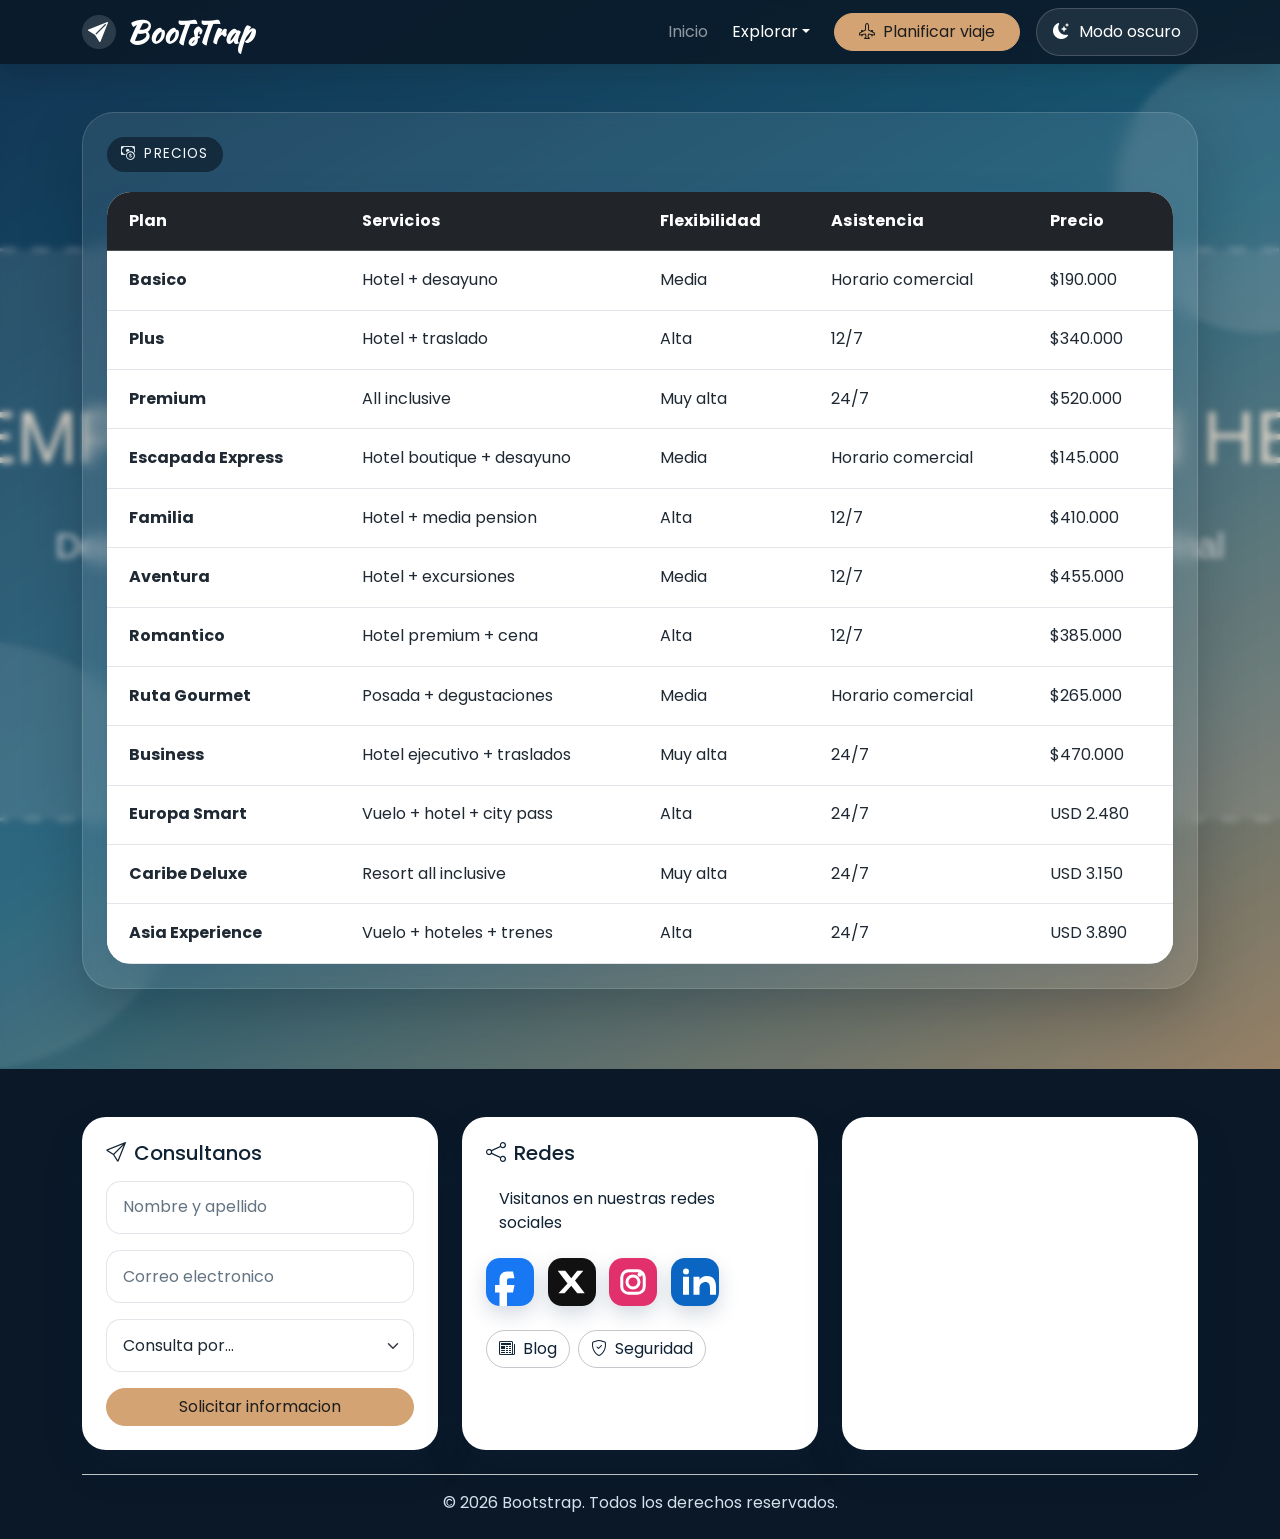
<file: precios.html>
<!doctype html>
<html lang="es">
  <head>
    <meta charset="UTF-8" />
    <meta name="viewport" content="width=device-width, initial-scale=1.0" />
    <title>BooTsTrap | Precios</title>
    <link rel="preconnect" href="https://fonts.googleapis.com" />
    <link rel="preconnect" href="https://fonts.gstatic.com" crossorigin />
    <link
      href="https://fonts.googleapis.com/css2?family=Kaushan+Script&family=Poppins:wght@400;500;600;700;800&display=swap"
      rel="stylesheet"
    />
    <link href="https://cdn.jsdelivr.net/npm/bootstrap@5.3.3/dist/css/bootstrap.min.css" rel="stylesheet" />
    <link rel="stylesheet" href="https://cdn.jsdelivr.net/npm/bootstrap-icons@1.11.3/font/bootstrap-icons.min.css" />
    <link rel="stylesheet" href="css/style.css" />
  </head>
  <body>
    <nav class="navbar navbar-expand-lg navbar-dark glass-nav fixed-top">
      <div class="container">
        <a class="navbar-brand fw-bold brand-link" href="index.html">
          <span class="brand-plane"><i class="bi bi-send-fill"></i></span>
          <span class="brand-wordmark">BooTsTrap</span>
        </a>
        <button class="navbar-toggler" type="button" data-bs-toggle="collapse" data-bs-target="#navbarPrecios">
          <span class="navbar-toggler-icon"></span>
        </button>
        <div class="collapse navbar-collapse" id="navbarPrecios">
          <ul class="navbar-nav ms-auto align-items-lg-center gap-lg-2">
            <li class="nav-item"><a class="nav-link" href="index.html">Inicio</a></li>
            <li class="nav-item dropdown">
              <a class="nav-link dropdown-toggle active" href="#" role="button" data-bs-toggle="dropdown" aria-expanded="false">Explorar</a>
              <div class="dropdown-menu mega-menu">
                <div class="row g-3">
                  <div class="col-lg-6">
                    <h6 class="text-uppercase text-muted small">Secciones</h6>
                    <a class="dropdown-item" href="destinos.html"><i class="bi bi-map me-2"></i>Destinos</a>
                    <a class="dropdown-item" href="agencias.html"><i class="bi bi-buildings me-2"></i>Agencias</a>
                    <a class="dropdown-item" href="blog.html"><i class="bi bi-newspaper me-2"></i>Blog</a>
                  </div>
                  <div class="col-lg-6">
                    <h6 class="text-uppercase text-muted small">Utilidades</h6>
                    <a class="dropdown-item" href="contacto.html"><i class="bi bi-envelope-paper me-2"></i>Contacto</a>
                    <a class="dropdown-item" href="precios.html"><i class="bi bi-cash-coin me-2"></i>Precios</a>
                    <a class="dropdown-item" href="phishing.html"><i class="bi bi-shield-check me-2"></i>Modulo educativo</a>
                  </div>
                </div>
              </div>
            </li>
            <li class="nav-item mt-3 mt-lg-0 ms-lg-2">
              <a class="btn btn-brand rounded-pill px-4" href="destinos.html"><i class="bi bi-airplane-engines me-2"></i>Planificar viaje</a>
            </li>
          </ul>
        </div>
      </div>
    </nav>

    <main class="pricing-stage min-vh-100">
      <video
        class="pricing-stage-video"
        autoplay
        muted
        loop
        playsinline
        poster="img/placeholder-hero.svg"
      >
        <source src="video/blog.mp4" type="video/mp4" />
      </video>
      <section class="container pricing-stage-shell">
        <div class="pricing-stage-panel">
          <div class="pricing-intro">
            <span class="eyebrow"><i class="bi bi-cash-coin"></i>Precios</span>
          </div>
          <div class="table-responsive pricing-table">
            <table class="table table-hover align-middle bg-white">
              <thead class="table-dark">
                <tr>
                  <th>Plan</th>
                  <th>Servicios</th>
                  <th>Flexibilidad</th>
                  <th>Asistencia</th>
                  <th>Precio</th>
                </tr>
              </thead>
              <tbody>
                <tr>
                  <td><strong>Basico</strong></td>
                  <td data-bs-toggle="tooltip" title="Incluye alojamiento y asistencia general.">Hotel + desayuno</td>
                  <td data-bs-toggle="tooltip" title="Cambios con cargo administrativo.">Media</td>
                  <td>Horario comercial</td>
                  <td>$190.000</td>
                </tr>
                <tr>
                  <td><strong>Plus</strong></td>
                  <td data-bs-toggle="tooltip" title="Suma traslados y una excursion.">Hotel + traslado</td>
                  <td data-bs-toggle="tooltip" title="Permite reprogramar con hasta 72 horas.">Alta</td>
                  <td>12/7</td>
                  <td>$340.000</td>
                </tr>
                <tr>
                  <td><strong>Premium</strong></td>
                  <td data-bs-toggle="tooltip" title="Cobertura completa y coordinador asignado.">All inclusive</td>
                  <td data-bs-toggle="tooltip" title="Maxima flexibilidad para cambios y upgrades.">Muy alta</td>
                  <td>24/7</td>
                  <td>$520.000</td>
                </tr>
                <tr>
                  <td><strong>Escapada Express</strong></td>
                  <td data-bs-toggle="tooltip" title="Pensado para viajes cortos de fin de semana.">Hotel boutique + desayuno</td>
                  <td data-bs-toggle="tooltip" title="Permite un cambio de fecha segun disponibilidad.">Media</td>
                  <td>Horario comercial</td>
                  <td>$145.000</td>
                </tr>
                <tr>
                  <td><strong>Familia</strong></td>
                  <td data-bs-toggle="tooltip" title="Incluye hospedaje familiar y actividades moderadas.">Hotel + media pension</td>
                  <td data-bs-toggle="tooltip" title="Reprogramacion con aviso previo de 5 dias.">Alta</td>
                  <td>12/7</td>
                  <td>$410.000</td>
                </tr>
                <tr>
                  <td><strong>Aventura</strong></td>
                  <td data-bs-toggle="tooltip" title="Suma excursiones guiadas y cobertura para actividades.">Hotel + excursiones</td>
                  <td data-bs-toggle="tooltip" title="Cambios sujetos a disponibilidad del operador.">Media</td>
                  <td>12/7</td>
                  <td>$455.000</td>
                </tr>
                <tr>
                  <td><strong>Romantico</strong></td>
                  <td data-bs-toggle="tooltip" title="Experiencia para parejas con detalles especiales incluidos.">Hotel premium + cena</td>
                  <td data-bs-toggle="tooltip" title="Posibilidad de upgrade de habitacion y reprogramacion.">Alta</td>
                  <td>12/7</td>
                  <td>$385.000</td>
                </tr>
                <tr>
                  <td><strong>Ruta Gourmet</strong></td>
                  <td data-bs-toggle="tooltip" title="Pensado para turismo gastronomico y experiencias locales.">Posada + degustaciones</td>
                  <td data-bs-toggle="tooltip" title="Admite cambios con cargo minimo.">Media</td>
                  <td>Horario comercial</td>
                  <td>$265.000</td>
                </tr>
                <tr>
                  <td><strong>Business</strong></td>
                  <td data-bs-toggle="tooltip" title="Ideal para viajes corporativos y estadias breves.">Hotel ejecutivo + traslados</td>
                  <td data-bs-toggle="tooltip" title="Cambios prioritarios para agenda laboral.">Muy alta</td>
                  <td>24/7</td>
                  <td>$470.000</td>
                </tr>
                <tr>
                  <td><strong>Europa Smart</strong></td>
                  <td data-bs-toggle="tooltip" title="Paquete modular para quienes quieren recorrer varias ciudades.">Vuelo + hotel + city pass</td>
                  <td data-bs-toggle="tooltip" title="Permite reorganizar tramos internos con antelacion.">Alta</td>
                  <td>24/7</td>
                  <td>USD 2.480</td>
                </tr>
                <tr>
                  <td><strong>Caribe Deluxe</strong></td>
                  <td data-bs-toggle="tooltip" title="Paquete de playa premium con comodidades extendidas.">Resort all inclusive</td>
                  <td data-bs-toggle="tooltip" title="Incluye asistencia para upgrades y cambios.">Muy alta</td>
                  <td>24/7</td>
                  <td>USD 3.150</td>
                </tr>
                <tr>
                  <td><strong>Asia Experience</strong></td>
                  <td data-bs-toggle="tooltip" title="Circuito largo con hospedajes, traslados y actividades urbanas.">Vuelo + hoteles + trenes</td>
                  <td data-bs-toggle="tooltip" title="Plan flexible con escalas y ajustes segun ruta.">Alta</td>
                  <td>24/7</td>
                  <td>USD 3.890</td>
                </tr>
              </tbody>
            </table>
          </div>
        </div>
      </section>
    </main>

      <footer class="text-white pt-5 pb-4">
      <div class="container">
        <div class="row g-4">
          <div class="col-lg-4">
            <div class="contact-panel p-4 h-100">
              <h3 class="h5 text-dark mb-3">
                <i class="bi bi-send me-2"></i>Consultanos
              </h3>
              <form class="footer-form">
                <div class="mb-3">
                  <input
                    class="form-control"
                    type="text"
                    placeholder="Nombre y apellido"
                  />
                </div>
                <div class="mb-3">
                  <input
                    class="form-control"
                    type="email"
                    placeholder="Correo electronico"
                  />
                </div>
                <div class="mb-3">
                  <select class="form-select">
                    <option selected>Consulta por...</option>
                    <option>Paquetes</option>
                    <option>Promociones</option>
                    <option>Asistencia</option>
                  </select>
                </div>
                <button class="btn btn-brand rounded-pill w-100" type="button">
                  Solicitar informacion
                </button>
              </form>
            </div>
          </div>
          <div class="col-lg-4">
            <div class="contact-panel p-4 h-100">
              <h3 class="h5 text-dark mb-3">
                <i class="bi bi-share me-2"></i>Redes
              </h3>
              <p class="text-muted footer-social-copy">Visitanos en nuestras redes sociales</p>
              <div class="sprite-list mb-4">
                <span
                  class="sprite-icon sprite-facebook"
                  aria-label="Facebook"
                  tabindex="0"
                ></span>
                <span
                  class="sprite-icon sprite-x"
                  aria-label="X"
                  tabindex="0"
                ></span>
                <span
                  class="sprite-icon sprite-instagram"
                  aria-label="Instagram"
                  tabindex="0"
                ></span>
                <span
                  class="sprite-icon sprite-linkedin"
                  aria-label="LinkedIn"
                  tabindex="0"
                ></span>
              </div>
              <div class="d-flex gap-2 flex-wrap">
                <a class="btn btn-outline-dark rounded-pill" href="blog.html"
                  ><i class="bi bi-newspaper me-2"></i>Blog</a
                >
                <a
                  class="btn btn-outline-dark rounded-pill"
                  href="phishing.html"
                  ><i class="bi bi-shield-check me-2"></i>Seguridad</a
                >
              </div>
            </div>
          </div>
          <div class="col-lg-4">
            <div class="contact-panel p-2 h-100 overflow-hidden">
              <iframe
                class="placeholder-map w-100"
                title="Mapa embebido de ejemplo"
                src="https://www.google.com/maps?q=San%20Salvador%20de%20Jujuy&z=12&output=embed"
                loading="lazy"
                referrerpolicy="no-referrer-when-downgrade"
              ></iframe>
            </div>
          </div>
        </div>
        <div
          class="d-flex flex-column justify-content-between align-items-center gap-3 mt-4 pt-3 border-top border-secondary-subtle"
        >
          <p class="mb-0">© 2026 Bootstrap. Todos los derechos reservados.</p>
        </div>
      </div>
    </footer>

    <script src="https://code.jquery.com/jquery-3.7.1.min.js"></script>
    <script src="https://cdn.jsdelivr.net/npm/bootstrap@5.3.3/dist/js/bootstrap.bundle.min.js"></script>
    <script src="js/main.js"></script>
  </body>
</html>
</file>
<file: css/style.css>
:root {
  --brand-dark: #123458;
  --brand-mid: #1f6e8c;
  --brand-light: #e8f1f8;
  --brand-sand: #d4a373;
  --brand-accent: #ffb703;
  --ink: #1f2933;
  --heading: #102334;
  --muted: #637381;
  --surface: #ffffff;
  --surface-alt: #f6f8fb;
  --surface-soft: rgba(255, 255, 255, 0.72);
  --surface-strong: rgba(255, 255, 255, 0.96);
  --border-soft: rgba(18, 52, 88, 0.12);
  --body-start: #f8fbff;
  --body-end: #eef4f8;
  --body-radial: rgba(255, 183, 3, 0.08);
  --page-header-overlay-1: rgba(18, 52, 88, 0.42);
  --page-header-overlay-2: rgba(31, 110, 140, 0.34);
  --page-header-text: #f7fbff;
  --page-header-muted: rgba(231, 238, 247, 0.9);
  --eyebrow-bg: rgba(16, 35, 52, 0.82);
  --eyebrow-text: #f7fbff;
  --success: #2a9d8f;
  --danger: #d62828;
  --footer: #0a1827;
  --text-footer: #d5e0eb;
  --link-color: var(--brand-mid);
  --shadow-soft: 0 18px 42px rgba(18, 52, 88, 0.12);
  --shadow-strong: 0 24px 60px rgba(18, 52, 88, 0.2);
  --radius-lg: 1.5rem;
  --radius-xl: 2rem;
  --transition: 0.35s ease;
}

* {
  box-sizing: border-box;
}

html {
  scroll-behavior: smooth;
}

body {
  font-family: "Poppins", "Segoe UI", Tahoma, Geneva, Verdana, sans-serif;
  color: var(--ink);
  background:
    radial-gradient(circle at top left, var(--body-radial), transparent 28%),
    linear-gradient(180deg, var(--body-start) 0%, var(--body-end) 100%);
  transition: background-color var(--transition), color var(--transition);
}

img {
  max-width: 100%;
}

.section-soft {
  background-color: var(--surface-soft);
  backdrop-filter: blur(10px);
}

.page-header {
  padding: 7rem 0 3rem;
  background:
    linear-gradient(135deg, var(--page-header-overlay-1), var(--page-header-overlay-2)),
    url("../img/turista.jpg") center/cover;
  color: var(--page-header-text);
}

.page-header-no-image {
  background: linear-gradient(135deg, var(--page-header-overlay-1), var(--page-header-overlay-2));
}

.eyebrow {
  display: inline-flex;
  align-items: center;
  gap: 0.5rem;
  padding: 0.45rem 0.9rem;
  border-radius: 999px;
  background: var(--eyebrow-bg);
  color: var(--eyebrow-text);
  font-size: 0.85rem;
  letter-spacing: 0.08em;
  text-transform: uppercase;
}

.glass-nav {
  background: rgba(10, 24, 39, 0.88);
  backdrop-filter: blur(14px);
  box-shadow: 0 10px 30px rgba(0, 0, 0, 0.15);
}

.theme-toggle-button {
  display: inline-flex;
  align-items: center;
  gap: 0.6rem;
  min-width: 9.5rem;
  justify-content: center;
  border-radius: 999px;
  padding: 0.7rem 1rem;
  border: 1px solid rgba(255, 255, 255, 0.18);
  background: rgba(255, 255, 255, 0.08);
  color: #fff;
  transition: background-color var(--transition), border-color var(--transition), transform var(--transition);
}

.theme-toggle-button:hover,
.theme-toggle-button:focus-visible {
  background: rgba(255, 255, 255, 0.16);
  border-color: rgba(255, 255, 255, 0.32);
  color: #fff;
  transform: translateY(-1px);
}

.theme-toggle-button .bi {
  font-size: 1rem;
}

.navbar-brand {
  letter-spacing: 0.04em;
}

.brand-wordmark {
  font-family: "Kaushan Script", cursive;
  font-size: 1.9rem;
  line-height: 1;
}

.brand-link {
  display: inline-flex;
  align-items: center;
  gap: 0.65rem;
}

.brand-plane {
  display: inline-flex;
  align-items: center;
  justify-content: center;
  width: 2.1rem;
  height: 2.1rem;
  border-radius: 999px;
  background: rgba(255, 255, 255, 0.14);
  transition: transform 0.35s ease, background-color 0.35s ease, box-shadow 0.35s ease;
}

.brand-link:hover .brand-plane,
.brand-link:focus-visible .brand-plane {
  transform: translateX(8px) rotate(-14deg);
  background: rgba(255, 183, 3, 0.28);
  box-shadow: 0 8px 20px rgba(255, 183, 3, 0.25);
}

.mega-menu {
  min-width: 38rem;
  border: 0;
  border-radius: 1rem;
  padding: 1.25rem;
  box-shadow: var(--shadow-soft);
  background-color: var(--surface-strong);
}

.mega-menu .dropdown-item {
  border-radius: 0.8rem;
  padding: 0.75rem 1rem;
}

.mega-menu .dropdown-item:hover {
  background-color: var(--brand-light);
}

.hero {
  position: relative;
  min-height: 100vh;
  overflow: hidden;
  display: flex;
  align-items: center;
  color: #fff;
}

.hero video,
.hero .hero-fallback {
  position: absolute;
  inset: 0;
  width: 100%;
  height: 100%;
  object-fit: cover;
}

.hero::after {
  content: "";
  position: absolute;
  inset: 0;
  background:
    linear-gradient(125deg, rgba(8, 16, 29, 0.78), rgba(15, 56, 90, 0.45)),
    linear-gradient(180deg, rgba(0, 0, 0, 0.1), rgba(0, 0, 0, 0.5));
}

.hero .container {
  position: relative;
  z-index: 1;
}

.hero-copy {
  max-width: 42rem;
}

.hero-copy .badge {
  background-color: rgba(255, 255, 255, 0.12);
}

.hero-actions .btn {
  box-shadow: 0 14px 32px rgba(8, 16, 29, 0.18);
}

.hero-actions .btn-outline-light {
  background: rgba(255, 255, 255, 0.08);
  border-color: rgba(255, 255, 255, 0.32);
}

.hero-metrics {
  display: grid;
  grid-template-columns: repeat(auto-fit, minmax(180px, 1fr));
  gap: 1rem;
  margin-top: 2rem;
}

.hero-metric-card {
  padding: 1.25rem;
  border-radius: 1.25rem;
  background: rgba(255, 255, 255, 0.12);
  backdrop-filter: blur(10px);
}

.hero-metric-card .metric-icon {
  width: 2.75rem;
  height: 2.75rem;
  display: inline-flex;
  align-items: center;
  justify-content: center;
  border-radius: 0.95rem;
  margin-bottom: 0.85rem;
  background: rgba(255, 255, 255, 0.14);
  color: #fff;
}

.hero-metric-card strong {
  display: block;
  font-size: 1.05rem;
  color: #fff;
}

.hero-metric-card p {
  margin: 0.45rem 0 0;
  color: rgba(247, 251, 255, 0.8);
  font-size: 0.92rem;
}

.metric-card,
.card-shell,
.pricing-box,
.blog-article,
.contact-panel,
.phishing-card {
  border: 0;
  border-radius: var(--radius-lg);
  box-shadow: var(--shadow-soft);
  background-color: var(--surface);
}

.card,
.modal-content,
.dropdown-menu,
.table,
.accordion-item {
  background-color: var(--surface);
  color: var(--ink);
}

.table {
  --bs-table-bg: var(--surface);
  --bs-table-color: var(--ink);
  --bs-table-border-color: var(--border-soft);
}

.table-hover > tbody > tr:hover > * {
  --bs-table-accent-bg: transparent;
}

.pricing-table tbody tr {
  transition: transform 0.22s ease, box-shadow 0.22s ease, background-color 0.22s ease;
  transform-origin: center;
}

.metric-card {
  padding: 1.25rem;
  background: rgba(255, 255, 255, 0.12);
  backdrop-filter: blur(10px);
}

.section-heading {
  max-width: 44rem;
}

.section-heading-spaced {
  padding-top: clamp(2.5rem, 5vw, 4rem);
  margin-bottom: 1.5rem;
}

.destination-card,
.agency-card,
.blog-card,
.price-card {
  overflow: hidden;
  transition: transform var(--transition), box-shadow var(--transition);
}

.home-feature-card {
  position: relative;
  min-height: 100%;
}

.home-feature-card .media-frame img {
  min-height: 320px;
}

.home-feature-card--hero .media-frame img {
  min-height: 100%;
}

.home-feature-card--hero .card-body {
  display: grid;
  gap: 1rem;
}

.home-feature-card .card-body {
  padding: 1.6rem;
}

.destination-summary {
  color: var(--muted);
  font-size: 0.95rem;
  margin-bottom: 0;
}

.editorial-stack {
  display: grid;
  gap: 1.5rem;
}

.editorial-compact .media-frame img {
  min-height: 230px;
}

.editorial-mini .media-frame img {
  min-height: 210px;
}

.destination-cta-row {
  display: flex;
  flex-wrap: wrap;
  gap: 0.75rem;
  align-items: center;
}

.destinations-masonry {
  column-count: 3;
  column-gap: 1.5rem;
}

.masonry-item {
  display: inline-block;
  width: 100%;
  margin: 0 0 1.5rem;
  break-inside: avoid;
}

.destination-card--pinterest .media-frame img {
  min-height: 0;
  aspect-ratio: var(--destination-aspect, 4 / 3);
}

.destination-card--minimal {
  position: relative;
  border: 0;
  background: transparent;
  box-shadow: none;
  isolation: isolate;
}

.destination-card--minimal .media-frame {
  border-radius: var(--radius-lg);
  background: #0c1723;
}

.destination-card--minimal .media-frame img,
.destination-card--minimal .media-frame video {
  width: 100%;
  height: 100%;
  min-height: 0;
  aspect-ratio: var(--destination-aspect, 4 / 3);
  object-fit: cover;
  display: block;
}

.destination-visual::after {
  content: "";
  position: absolute;
  inset: 0;
  z-index: 1;
  background:
    linear-gradient(180deg, rgba(8, 16, 29, 0.18) 8%, rgba(8, 16, 29, 0.24) 38%, rgba(8, 16, 29, 0.78) 100%);
  transition: opacity 0.55s ease, background 0.55s ease;
}

.destination-card--minimal .media-frame img {
  transform: scale(1);
  filter: saturate(1.02) brightness(0.96);
  transition:
    transform 0.9s cubic-bezier(0.22, 1, 0.36, 1),
    filter 0.55s ease,
    opacity 0.45s ease;
}

.destination-video {
  position: absolute;
  inset: 0;
  z-index: 0;
  opacity: 0;
  transform: scale(1.02);
  object-position: center;
  pointer-events: none;
  transition:
    opacity 0.55s ease,
    transform 1.1s cubic-bezier(0.22, 1, 0.36, 1),
    filter 0.55s ease;
  filter: saturate(0.92) brightness(0.88);
}

.destination-card-overlay {
  position: absolute;
  inset: 0;
  z-index: 2;
  display: flex;
  flex-direction: column;
  justify-content: space-between;
  padding: 1.4rem;
  background: transparent;
  pointer-events: none;
}

.destination-meta--floating {
  display: flex;
  flex-wrap: wrap;
  justify-content: space-between;
  gap: 0.75rem;
  align-items: flex-start;
}

.destination-card--minimal .destination-tag,
.destination-card--minimal .destination-price {
  backdrop-filter: blur(10px);
  background: rgba(255, 255, 255, 0.12);
  color: #f7fbff;
  border: 1px solid rgba(255, 255, 255, 0.16);
  box-shadow: 0 12px 26px rgba(8, 16, 29, 0.16);
}

.destination-title-wrap {
  flex: 1;
  display: flex;
  align-items: center;
  justify-content: center;
  text-align: center;
  padding: 1.25rem 0.75rem 0.5rem;
}

.destination-title {
  margin: 0;
  max-width: 12ch;
  color: #fff;
  font-size: clamp(1.55rem, 3vw, 2.2rem);
  text-shadow: 0 10px 24px rgba(0, 0, 0, 0.3);
}

.destination-card--pinterest .card-body {
  display: grid;
  gap: 1rem;
}

.destination-card--pinterest .destination-meta {
  display: flex;
  flex-wrap: wrap;
  gap: 0.6rem;
  align-items: center;
}

.destination-price {
  display: inline-flex;
  align-items: center;
  gap: 0.35rem;
  padding: 0.35rem 0.75rem;
  border-radius: 999px;
  background: rgba(212, 163, 115, 0.16);
  color: var(--brand-dark);
  font-size: 0.88rem;
  font-weight: 700;
}

.destination-card--pinterest .btn {
  justify-self: start;
}

.destination-card:hover,
.destination-card.is-hovered,
.blog-card:hover,
.price-card:hover,
.pricing-table tbody tr.is-hovered {
  transform: translateY(-8px);
  box-shadow: var(--shadow-strong);
}

.media-frame {
  position: relative;
  overflow: hidden;
}

.media-frame img {
  width: 100%;
  height: 100%;
  min-height: 230px;
  object-fit: cover;
  transition: transform 0.45s ease;
}

.zoom-active img,
.destination-card:hover .media-frame img,
.blog-card:hover .media-frame img {
  transform: scale(1.08);
}

.destination-card--minimal:hover,
.destination-card--minimal.is-hovered {
  transform: translateY(-10px);
}

.destination-card--minimal .zoom-active img,
.destination-card--minimal:hover .media-frame img {
  transform: scale(1.08);
  filter: saturate(0.82) brightness(0.7);
  opacity: 0.18;
}

.destination-card--minimal .zoom-active .destination-video,
.destination-card--minimal:hover .destination-video {
  opacity: 1;
  transform: scale(1.06);
  filter: saturate(1) brightness(0.9);
}

.destination-card--minimal .zoom-active.destination-visual::after,
.destination-card--minimal:hover .destination-visual::after {
  background:
    linear-gradient(180deg, rgba(8, 16, 29, 0.1) 4%, rgba(8, 16, 29, 0.18) 34%, rgba(8, 16, 29, 0.72) 100%);
}

.destination-tag {
  display: inline-flex;
  align-items: center;
  gap: 0.35rem;
  padding: 0.35rem 0.75rem;
  border-radius: 999px;
  background-color: var(--brand-light);
  color: var(--brand-dark);
  font-size: 0.85rem;
  font-weight: 600;
}

.counter-band {
  background:
    linear-gradient(135deg, var(--brand-dark), #0f6c7d00),
    url("../img/avion.jpg") center/cover;
  color: #fff;
}

.counter-number {
  font-size: clamp(2rem, 5vw, 3.6rem);
  font-weight: 700;
}

.counter-stat {
  padding: 1.4rem;
  border-radius: 1.35rem;
  background: rgba(255, 255, 255, 0.12);
  backdrop-filter: blur(10px);
}

.counter-stat .stat-icon {
  width: 3rem;
  height: 3rem;
  display: inline-flex;
  align-items: center;
  justify-content: center;
  border-radius: 1rem;
  background: rgba(255, 255, 255, 0.14);
  margin-bottom: 1rem;
  font-size: 1.2rem;
}

.counter-stat p {
  color: rgba(247, 251, 255, 0.8);
}

.testimonial-carousel .carousel-item {
  padding: 0.5rem;
}

.testimonial-card {
  padding: 2rem;
  min-height: 100%;
}

.testimonial-card .quote-mark {
  width: 3rem;
  height: 3rem;
  display: inline-flex;
  align-items: center;
  justify-content: center;
  border-radius: 1rem;
  margin-bottom: 1.25rem;
  background: rgba(31, 110, 140, 0.12);
  color: var(--brand-mid);
  font-size: 1.2rem;
}

.testimonial-profile {
  display: flex;
  align-items: center;
  gap: 1rem;
  margin-top: 1.5rem;
}

.testimonial-avatar {
  width: 3.4rem;
  height: 3.4rem;
  border-radius: 50%;
  display: inline-flex;
  align-items: center;
  justify-content: center;
  background: linear-gradient(135deg, var(--brand-dark), var(--brand-mid));
  color: #fff;
  font-weight: 700;
}

.testimonial-meta strong {
  display: block;
}

.testimonial-meta span {
  color: var(--muted);
  font-size: 0.92rem;
}

.testimonial-stars {
  display: inline-flex;
  gap: 0.25rem;
  color: var(--brand-accent);
  margin-bottom: 1rem;
}

.section-divider-soft {
  background:
    linear-gradient(180deg, rgba(255, 255, 255, 0), rgba(31, 110, 140, 0.05) 45%, rgba(255, 255, 255, 0));
}

.sprite-list {
  display: flex;
  flex-wrap: wrap;
  gap: 0.85rem;
  align-items: center;
}

.sprite-icon {
  display: inline-block;
  width: 48px;
  height: 48px;
  border-radius: 14px;
  background-image: url("../img/social-sprite.svg");
  background-repeat: no-repeat;
  background-size: 192px 48px;
  box-shadow: 0 8px 20px rgba(18, 52, 88, 0.18);
  transition: transform 0.35s ease, box-shadow 0.35s ease, filter 0.35s ease;
}

.sprite-icon:hover,
.sprite-icon:focus-visible {
  transform: translateY(-6px) scale(1.08) rotate(-4deg);
  box-shadow: 0 14px 28px rgba(18, 52, 88, 0.28);
  filter: saturate(1.15);
}

.sprite-facebook {
  background-position: 0 0;
}

.sprite-x {
  background-position: -48px 0;
}

.sprite-instagram {
  background-position: -96px 0;
}

.sprite-linkedin {
  background-position: -144px 0;
}

.footer-form .form-control,
.footer-form .form-select,
.contact-form .form-control,
.contact-form .form-select {
  border-radius: 0.9rem;
  padding: 0.85rem 1rem;
}

.placeholder-map {
  min-height: 100%;
  border: 0;
  border-radius: var(--radius-lg);
}

.filter-chip {
  border-radius: 999px;
  padding-inline: 1rem;
}

.pricing-table thead th {
  white-space: nowrap;
}

.pricing-section {
  padding-top: clamp(2.5rem, 5vw, 4rem);
}

.pricing-stage {
  position: relative;
  overflow: hidden;
  padding: 7rem 0 5rem;
}

.pricing-stage::before {
  content: "";
  position: absolute;
  inset: 0;
  z-index: 1;
  background: rgba(7, 15, 24, 0.18);
  backdrop-filter: blur(3px);
}

.pricing-stage-video {
  position: absolute;
  inset: 0;
  width: 100%;
  height: 100%;
  object-fit: cover;
  object-position: center;
  background: #050c14;
}

.pricing-stage-shell {
  position: relative;
  z-index: 2;
  min-height: calc(100vh - 12rem);
  display: flex;
  align-items: center;
}

.pricing-stage-panel {
  width: min(100%, 78rem);
  margin: 0 auto;
  padding: clamp(1rem, 2vw, 1.5rem);
  border-radius: var(--radius-xl);
  background: rgba(255, 255, 255, 0.08);
  border: 1px solid rgba(255, 255, 255, 0.14);
  box-shadow: 0 24px 60px rgba(8, 16, 29, 0.22);
  backdrop-filter: blur(8px);
}

.pricing-intro {
  max-width: 72rem;
  margin: 0 auto 1.25rem;
}

.pricing-table {
  max-width: 72rem;
  margin: 0 auto;
  overflow: hidden;
  border-radius: var(--radius-lg);
  box-shadow: var(--shadow-soft);
}

.pricing-table table {
  margin-bottom: 0;
}

.pricing-table thead th,
.pricing-table tbody td,
.pricing-table tbody th {
  padding: 1.05rem 1.35rem;
  line-height: 1.55;
}

.pricing-table thead th {
  letter-spacing: 0.01em;
}

.agency-flip {
  perspective: 1200px;
}

.agency-inner {
  position: relative;
  min-height: 430px;
  transform-style: preserve-3d;
  transition: transform 0.7s ease;
}

@media (hover: hover) and (pointer: fine) {
  .agency-flip:hover .agency-inner,
  .agency-flip:focus-within .agency-inner {
    transform: rotateY(180deg);
  }
}

.agency-flip.is-flipped .agency-inner {
  transform: rotateY(180deg);
}

.agency-face {
  position: absolute;
  inset: 0;
  backface-visibility: hidden;
  border-radius: var(--radius-lg);
  overflow: hidden;
}

.agency-back {
  transform: rotateY(180deg);
  background: linear-gradient(180deg, var(--brand-dark), var(--brand-mid));
  color: #fff;
  text-align: center;
}

.agency-front .media-frame img {
  aspect-ratio: 4 / 5;
  min-height: 430px;
}

.agency-badge {
  display: inline-flex;
  align-items: center;
  gap: 0.4rem;
  padding: 0.35rem 0.8rem;
  border-radius: 999px;
  background: rgba(31, 110, 140, 0.12);
  color: var(--brand-dark);
  font-size: 0.85rem;
  font-weight: 700;
}

.agency-front {
  position: relative;
}

.agency-front::after {
  content: "";
  position: absolute;
  inset: 0;
  background: linear-gradient(180deg, rgba(8, 16, 29, 0.18), rgba(8, 16, 29, 0.52));
  pointer-events: none;
}

.agency-front .card-body {
  position: absolute;
  inset: 0;
  z-index: 1;
  display: flex;
  flex-direction: column;
  align-items: center;
  justify-content: center;
  text-align: center;
  padding: 2rem;
}

.agency-front .card-body > * {
  position: relative;
  z-index: 1;
}

.agency-front .agency-badge {
  background: rgba(255, 255, 255, 0.16);
  color: #f7fbff;
  border: 1px solid rgba(255, 255, 255, 0.18);
  backdrop-filter: blur(6px);
}

.agency-front .h4,
.agency-front h2,
.agency-front p {
  color: #fff;
}

.agency-front .h4,
.agency-front h2 {
  font-size: clamp(1.6rem, 3vw, 2.2rem);
  text-shadow: 0 10px 24px rgba(0, 0, 0, 0.28);
}

.agency-front p {
  max-width: 18rem;
  text-shadow: 0 8px 18px rgba(0, 0, 0, 0.24);
}

.agency-back p,
.agency-back li,
.agency-back .small,
.agency-back h2 {
  color: rgba(247, 251, 255, 0.86);
}

.agency-stage {
  position: relative;
  min-height: 100vh;
  overflow: hidden;
  background:
    linear-gradient(135deg, rgba(8, 16, 29, 0.58), rgba(15, 56, 90, 0.34)),
    url("../img/turista.jpg") center/cover;
}

.agency-stage::before {
  content: "";
  position: absolute;
  inset: 0;
  background: linear-gradient(180deg, rgba(8, 16, 29, 0.1), rgba(8, 16, 29, 0.46));
}

.agency-stage-shell {
  position: relative;
  z-index: 1;
}

.agency-stage-intro {
  position: relative;
  z-index: 1;
  padding-top: clamp(6.25rem, 12vw, 8.5rem);
  padding-bottom: 2rem;
}

.agency-stage-copy {
  max-width: 48rem;
}

.agency-stage-copy .eyebrow {
  background: rgba(255, 255, 255, 0.14);
  border: 1px solid rgba(255, 255, 255, 0.14);
}

.agency-stage-copy h1,
.agency-stage-copy p {
  color: #fff;
}

.agency-stage-copy p {
  color: rgba(247, 251, 255, 0.86);
  max-width: 40rem;
  margin-bottom: 0;
  padding-inline: 0;
}

.contact-hero-card {
  position: relative;
  overflow: hidden;
  min-height: 100%;
  border: 0;
  border-radius: var(--radius-lg);
  box-shadow: var(--shadow-soft);
}

.contact-hero-card .media-frame,
.contact-hero-card .media-frame img {
  height: 100%;
  min-height: 100%;
}

.contact-hero-card .media-frame img {
  min-height: 100%;
  object-fit: cover;
}

.contact-hero-card::after {
  content: "";
  position: absolute;
  inset: 0;
  background: linear-gradient(180deg, rgba(8, 16, 29, 0.16), rgba(8, 16, 29, 0.5));
}

.contact-hero-copy {
  position: absolute;
  inset: 0;
  z-index: 1;
  display: flex;
  align-items: center;
  justify-content: center;
  padding: 2rem;
  text-align: center;
}

.contact-hero-title {
  font-family: "Kaushan Script", cursive;
  font-size: clamp(3rem, 9vw, 5.4rem);
  color: #fff;
  text-shadow:
    0 0 10px rgba(255, 255, 255, 0.72),
    0 0 24px rgba(255, 183, 3, 0.38),
    0 12px 28px rgba(8, 16, 29, 0.34);
  animation: glowTitle 2.6s ease-in-out infinite;
}

.contact-stage {
  position: relative;
  min-height: 100vh;
  display: flex;
  align-items: stretch;
  overflow: hidden;
  padding: 7rem 0 5rem;
}

.contact-stage-video {
  position: absolute;
  inset: 0;
  width: 100%;
  height: 100%;
  object-fit: cover;
  object-position: center;
  filter: saturate(1.04) contrast(1.04);
  background: #050c14;
}

.contact-stage::before {
  content: "";
  position: absolute;
  inset: 0;
  background:
    linear-gradient(125deg, rgba(8, 16, 29, 0.54), rgba(15, 56, 90, 0.28)),
    linear-gradient(180deg, rgba(0, 0, 0, 0.08), rgba(0, 0, 0, 0.34));
}

.contact-stage::after {
  content: "";
  position: absolute;
  inset: 0;
  backdrop-filter: blur(0.5px);
  background: rgba(7, 15, 24, 0.02);
}

.contact-stage-shell {
  position: relative;
  z-index: 1;
  display: flex;
  align-items: center;
  min-height: calc(100vh - 12rem);
}

.contact-stage-panel {
  backdrop-filter: blur(14px);
}

.contact-stage-panel--form {
  background: rgba(255, 255, 255, 0.9);
  border: 1px solid rgba(255, 255, 255, 0.34);
  box-shadow:
    0 24px 60px rgba(8, 16, 29, 0.24),
    inset 0 1px 0 rgba(255, 255, 255, 0.35);
}

.contact-stage-panel--dark {
  background: rgba(10, 24, 39, 0.38);
  border: 1px solid rgba(255, 255, 255, 0.08);
}

.contact-stage-copy > .eyebrow {
  background: rgba(255, 255, 255, 0.14);
}

.contact-stage-copy--brand {
  display: flex;
  align-items: center;
  justify-content: center;
  min-height: 100%;
  text-align: center;
}

.contact-stage-panel--form .form-control,
.contact-stage-panel--form .form-select,
.contact-stage-panel--form textarea.form-control {
  background: linear-gradient(180deg, rgba(255, 255, 255, 0.98), rgba(240, 245, 250, 0.96));
  border: 1px solid rgba(16, 35, 52, 0.12);
  box-shadow:
    inset 0 1px 0 rgba(255, 255, 255, 0.9),
    0 10px 18px rgba(18, 52, 88, 0.08);
}

.contact-stage-panel--form .form-control:hover,
.contact-stage-panel--form .form-select:hover {
  border-color: rgba(31, 110, 140, 0.28);
  box-shadow:
    inset 0 1px 0 rgba(255, 255, 255, 0.92),
    0 12px 20px rgba(18, 52, 88, 0.1);
}

.contact-stage-panel--form .form-control:focus,
.contact-stage-panel--form .form-select:focus {
  background: linear-gradient(180deg, rgba(255, 255, 255, 1), rgba(243, 248, 252, 0.98));
  border-color: rgba(31, 110, 140, 0.42);
  box-shadow:
    inset 0 1px 0 rgba(255, 255, 255, 0.96),
    0 14px 24px rgba(18, 52, 88, 0.12),
    0 0 0 0.22rem rgba(31, 110, 140, 0.1);
}

.contact-stage-copy h2 {
  color: #fff;
}

.contact-stage-copy p,
.contact-stage-copy li {
  color: rgba(247, 251, 255, 0.86);
}

body.dark-mode .contact-stage-panel--form {
  background: rgba(17, 27, 40, 0.88);
  border: 1px solid rgba(231, 238, 247, 0.12);
  box-shadow:
    0 24px 60px rgba(0, 0, 0, 0.28),
    inset 0 1px 0 rgba(255, 255, 255, 0.03);
}

body.dark-mode .contact-stage-panel--form .form-control,
body.dark-mode .contact-stage-panel--form .form-select,
body.dark-mode .contact-stage-panel--form textarea.form-control {
  background: linear-gradient(180deg, rgba(25, 37, 52, 0.98), rgba(18, 29, 42, 0.96));
  border-color: rgba(167, 182, 200, 0.16);
  box-shadow:
    inset 0 1px 0 rgba(255, 255, 255, 0.04),
    0 12px 22px rgba(0, 0, 0, 0.2);
}

body.dark-mode .contact-stage-panel--form .form-select {
  color: #eef4fb;
  padding-right: 3rem;
  background-image:
    linear-gradient(180deg, rgba(25, 37, 52, 0.98), rgba(18, 29, 42, 0.96)),
    url("data:image/svg+xml,%3Csvg xmlns='http://www.w3.org/2000/svg' viewBox='0 0 16 16'%3E%3Cpath fill='none' stroke='%239fc6e5' stroke-linecap='round' stroke-linejoin='round' stroke-width='1.8' d='m4 6 4 4 4-4'/%3E%3C/svg%3E");
  background-repeat: no-repeat, no-repeat;
  background-position: 0 0, right 1rem center;
  background-size: 100% 100%, 1rem 1rem;
}

body.dark-mode .contact-stage-panel--form .form-select option {
  background: #162231;
  color: #eef4fb;
}

body.dark-mode .contact-stage-panel--form .form-control:hover,
body.dark-mode .contact-stage-panel--form .form-select:hover {
  border-color: rgba(126, 200, 255, 0.26);
}

body.dark-mode .contact-stage-panel--form .form-control:focus,
body.dark-mode .contact-stage-panel--form .form-select:focus {
  background: linear-gradient(180deg, rgba(27, 40, 56, 1), rgba(19, 31, 45, 0.98));
  border-color: rgba(126, 200, 255, 0.34);
  box-shadow:
    inset 0 1px 0 rgba(255, 255, 255, 0.05),
    0 14px 24px rgba(0, 0, 0, 0.22),
    0 0 0 0.22rem rgba(126, 200, 255, 0.08);
}

.rating-stars {
  display: flex;
  gap: 0.35rem;
  font-size: 1.5rem;
  color: #c9ced6;
}

.rating-stars .star {
  cursor: pointer;
  transition: color var(--transition), transform var(--transition);
}

.rating-stars .star.active,
.rating-stars .star:hover {
  color: var(--brand-accent);
  transform: translateY(-2px);
}

.field-feedback {
  min-height: 1.25rem;
  font-size: 0.88rem;
}

.field-feedback.is-valid {
  color: var(--success);
}

.field-feedback.is-invalid {
  color: var(--danger);
}

.input-valid {
  border-color: rgba(42, 157, 143, 0.7) !important;
  box-shadow: 0 0 0 0.25rem rgba(42, 157, 143, 0.15) !important;
}

.input-invalid {
  border-color: rgba(214, 40, 40, 0.7) !important;
  box-shadow: 0 0 0 0.25rem rgba(214, 40, 40, 0.12) !important;
}

.magazine-grid {
  display: grid;
  grid-template-columns: 2fr 1fr;
  gap: 1.5rem;
}

.magazine-stack {
  display: grid;
  gap: 1.5rem;
}

.blog-card {
  position: relative;
}

.blog-like-btn {
  position: absolute;
  top: 1rem;
  right: 1rem;
  z-index: 3;
  width: 2.9rem;
  height: 2.9rem;
  display: inline-flex;
  align-items: center;
  justify-content: center;
  border: 0;
  border-radius: 999px;
  background: rgba(10, 24, 39, 0.44);
  color: #fff;
  box-shadow: 0 10px 24px rgba(8, 16, 29, 0.16);
  backdrop-filter: blur(10px);
  transition: transform 0.2s ease, background-color 0.2s ease, color 0.2s ease;
}

.blog-like-btn:hover,
.blog-like-btn:focus-visible {
  transform: scale(1.08);
  background: rgba(10, 24, 39, 0.6);
  color: #fff;
}

.blog-card.is-liked .blog-like-btn {
  background: rgba(224, 49, 49, 0.18);
  color: #ff6b81;
}

.blog-heart-burst {
  position: absolute;
  inset: 0;
  z-index: 2;
  display: flex;
  align-items: center;
  justify-content: center;
  pointer-events: none;
  opacity: 0;
  transform: scale(0.3);
}

.blog-heart-burst i {
  font-size: clamp(4rem, 12vw, 6.8rem);
  color: rgba(255, 255, 255, 0.94);
  text-shadow:
    0 0 12px rgba(255, 255, 255, 0.3),
    0 14px 28px rgba(8, 16, 29, 0.24);
}

.blog-heart-burst.is-animating {
  animation: heartBurst 0.8s ease;
}

.blog-feature-hero .media-frame img {
  min-height: 420px;
}

.blog-tall .media-frame img {
  min-height: 360px;
}

.blog-card-meta {
  display: flex;
  flex-wrap: wrap;
  align-items: center;
  gap: 0.75rem;
  color: var(--muted);
  font-size: 0.92rem;
}

.blog-editorial-grid {
  display: grid;
  grid-template-columns: repeat(3, minmax(0, 1fr));
  gap: 1.5rem;
  margin-top: 1.5rem;
}

.blog-editorial-grid .blog-card .media-frame img {
  min-height: 240px;
}

.blog-kicker {
  display: inline-flex;
  align-items: center;
  gap: 0.45rem;
  font-size: 0.85rem;
  font-weight: 700;
  text-transform: uppercase;
  color: var(--brand-mid);
}

.comment-box {
  border-left: 4px solid var(--brand-accent);
  background-color: var(--surface-alt);
}

.scroll-reveal {
  opacity: 0;
  transform: translateY(34px);
  transition: opacity 0.7s ease, transform 0.7s ease;
}

.scroll-reveal.is-visible {
  opacity: 1;
  transform: translateY(0);
}

.phishing-option {
  border: 2px solid transparent;
  border-radius: 1rem;
  transition: border-color var(--transition), background-color var(--transition);
}

.phishing-option.correct {
  border-color: rgba(42, 157, 143, 0.5);
  background-color: rgba(42, 157, 143, 0.08);
}

.phishing-option.wrong {
  border-color: rgba(214, 40, 40, 0.45);
  background-color: rgba(214, 40, 40, 0.06);
}

.btn-brand {
  background-color: var(--brand-sand);
  color: #1d1d1d;
  border-color: var(--brand-sand);
}

.btn-brand:hover,
.btn-brand:focus {
  background-color: #e6b17f;
  border-color: #e6b17f;
  color: #1d1d1d;
}

.btn-outline-light:hover .sprite-icon {
  transform: scale(1.05);
}

.floating-callout {
  border-radius: var(--radius-xl);
  background:
    linear-gradient(145deg, rgba(255, 255, 255, 0.97), rgba(232, 241, 248, 0.92));
}

.fake-alert-shell {
  background: #121826;
  border-radius: var(--radius-lg);
  overflow: hidden;
  box-shadow: var(--shadow-strong);
  color: #f8fafc;
}

.fake-alert-topbar {
  background: #e03131;
  color: #fff;
  padding: 0.75rem 1rem;
  display: flex;
  align-items: center;
  justify-content: space-between;
  font-weight: 700;
  letter-spacing: 0.02em;
  animation: pulseAlert 1.4s infinite;
}

.fake-alert-body {
  padding: 1.5rem;
  background:
    linear-gradient(180deg, rgba(239, 68, 68, 0.12), rgba(18, 24, 38, 0.98));
}

.fake-email-card {
  border: 1px solid rgba(255, 255, 255, 0.12);
  border-radius: 1rem;
  background: rgba(15, 23, 42, 0.88);
}

.offer-kicker {
  font-size: 0.95rem;
  font-weight: 800;
  letter-spacing: 0.24em;
  color: #ffd166;
}

.offer-headline {
  font-size: clamp(2rem, 5vw, 3.3rem);
  line-height: 0.96;
  font-weight: 800;
  text-transform: uppercase;
}

.offer-headline span {
  display: block;
  color: #ffd166;
  text-shadow: 0 0 24px rgba(255, 209, 102, 0.24);
}

.offer-copy {
  font-size: 1.05rem;
}

.urgent-pill {
  display: inline-flex;
  align-items: center;
  gap: 0.45rem;
  padding: 0.45rem 0.8rem;
  border-radius: 999px;
  background: rgba(224, 49, 49, 0.18);
  color: #ffc9c9;
  font-size: 0.85rem;
  text-transform: uppercase;
  letter-spacing: 0.06em;
}

.shake-hover:hover {
  animation: shakeCard 0.45s linear;
}

.breathe-soft {
  animation: breatheSoft 2.6s ease-in-out infinite;
}

.blink-dot {
  width: 12px;
  height: 12px;
  border-radius: 50%;
  background: #ff6b6b;
  box-shadow: 0 0 0 rgba(255, 107, 107, 0.6);
  animation: blinkDot 1.1s infinite;
}

.object-fit-cover {
  object-fit: cover;
}

footer {
  background-color: var(--footer);
  color: var(--text-footer);
}

footer p,
footer small,
footer li,
footer label,
/* footer .text-muted, */
footer .link-light {
  color: var(--text-footer) !important;
}

footer .footer-social-copy {
  display: inline-block;
  padding: 0.4rem 0.8rem;
  border-radius: 999px;
  color: #102334 !important;
}

a {
  color: var(--link-color);
}

h1,
h2,
h3,
h4,
h5,
h6,
.h1,
.h2,
.h3,
.h4,
.h5,
.h6 {
  color: var(--heading);
}

.hero h1,
.hero h2,
.hero h3,
.hero p,
.hero strong,
.hero small {
  color: #fff;
}

.page-header h1,
.page-header h2,
.page-header h3,
.page-header h4,
.page-header p,
.page-header .lead,
.page-header .fs-5 {
  color: var(--page-header-text);
}

.page-header .eyebrow {
  background: var(--eyebrow-bg);
  color: var(--eyebrow-text);
}

.page-header p,
.page-header .text-muted {
  color: var(--page-header-muted) !important;
}

.text-muted,
.form-text,
.navbar .dropdown-menu .text-muted {
  color: var(--muted) !important;
}

.text-dark {
  color: var(--heading) !important;
  
}

.bg-white {
  background-color: var(--surface) !important;
}

.form-control,
.form-select {
  background-color: var(--surface);
  color: var(--ink);
  border-color: var(--border-soft);
}

.form-control::placeholder,
textarea.form-control::placeholder {
  color: var(--muted);
}

.form-control:focus,
.form-select:focus {
  background-color: var(--surface);
  color: var(--ink);
  border-color: rgba(31, 110, 140, 0.45);
  box-shadow: 0 0 0 0.25rem rgba(31, 110, 140, 0.12);
}

.btn-outline-dark {
  color: var(--heading);
  border-color: rgba(16, 35, 52, 0.25);
}

.btn-outline-dark:hover,
.btn-outline-dark:focus,
.btn-outline-dark.active {
  background-color: var(--heading);
  border-color: var(--heading);
  color: #fff;
}

.btn-outline-primary {
  color: var(--brand-mid);
  border-color: rgba(31, 110, 140, 0.35);
}

.pricing-table tbody tr.is-hovered {
  transform: scale(1.015);
  background-color: rgba(31, 110, 140, 0.08);
}

body.dark-mode {
  --brand-dark: #123458;
  --brand-mid: #7ec8ff;
  --brand-light: rgba(126, 200, 255, 0.12);
  --ink: #e7eef7;
  --heading: #f7fbff;
  --muted: #a7b6c8;
  --surface: #15212f;
  --surface-alt: #101a26;
  --surface-soft: rgba(21, 33, 47, 0.74);
  --surface-strong: rgba(17, 27, 40, 0.97);
  --border-soft: rgba(167, 182, 200, 0.16);
  --body-start: #08131f;
  --body-end: #0d1825;
  --body-radial: rgba(255, 183, 3, 0.05);
  --page-header-overlay-1: rgba(18, 52, 88, 0.56);
  --page-header-overlay-2: rgba(31, 110, 140, 0.36);
  --page-header-text: #f7fbff;
  --page-header-muted: rgba(231, 238, 247, 0.86);
  --eyebrow-bg: rgba(8, 16, 29, 0.82);
  --eyebrow-text: #f7fbff;
  --footer: #050c14;
  --text-footer: #c7d4e2;
  --link-color: #8fd0ff;
  --shadow-soft: 0 18px 42px rgba(0, 0, 0, 0.26);
  --shadow-strong: 0 24px 60px rgba(0, 0, 0, 0.36);
}

body.dark-mode .section-soft,
body.dark-mode .floating-callout {
  background: linear-gradient(145deg, rgba(21, 33, 47, 0.96), rgba(11, 20, 31, 0.94));
}

body.dark-mode .mega-menu .dropdown-item:hover,
body.dark-mode .destination-tag {
  background-color: rgba(232, 241, 248, 0.1);
}

body.dark-mode .navbar .nav-link,
body.dark-mode .navbar .navbar-brand,
body.dark-mode .navbar .dropdown-toggle {
  color: rgba(247, 251, 255, 0.86) !important;
}

body.dark-mode .navbar .nav-link:hover,
body.dark-mode .navbar .nav-link:focus,
body.dark-mode .navbar .nav-link.active,
body.dark-mode .navbar .show > .nav-link,
body.dark-mode .navbar .dropdown-toggle:hover,
body.dark-mode .navbar .dropdown-toggle:focus {
  color: #ffffff !important;
}

body.dark-mode .mega-menu .dropdown-item {
  color: var(--ink);
}

body.dark-mode .mega-menu .dropdown-item:hover,
body.dark-mode .mega-menu .dropdown-item:focus,
body.dark-mode .mega-menu .dropdown-item:active {
  color: #f7fbff;
}

body.dark-mode .eyebrow,
body.dark-mode .eyebrow.text-bg-light {
  background: var(--eyebrow-bg) !important;
  color: var(--eyebrow-text) !important;
  border: 1px solid rgba(231, 238, 247, 0.12);
}

body.dark-mode .destination-tag,
body.dark-mode .destination-price {
  color: #f4f7fb;
}

body.dark-mode .card,
body.dark-mode .contact-panel,
body.dark-mode .phishing-card,
body.dark-mode .mega-menu,
body.dark-mode .modal-content,
body.dark-mode .accordion-item,
body.dark-mode .table,
body.dark-mode .comment-box {
  color: var(--ink);
}

body.dark-mode .table {
  --bs-table-bg: var(--surface);
  --bs-table-color: var(--ink);
  --bs-table-border-color: var(--border-soft);
}

body.dark-mode .pricing-table table,
body.dark-mode .pricing-table tbody td,
body.dark-mode .pricing-table tbody th,
body.dark-mode .pricing-table thead th {
  color: var(--ink);
}

body.dark-mode .btn-outline-primary {
  color: #d8e9f3;
  border-color: rgba(216, 233, 243, 0.28);
}

body.dark-mode .btn-outline-primary:hover,
body.dark-mode .btn-outline-primary:focus,
body.dark-mode .btn-outline-primary.active {
  background-color: var(--brand-mid);
  border-color: var(--brand-mid);
  color: #fff;
}

body.dark-mode .btn-outline-dark {
  color: #e7eef7;
  border-color: rgba(231, 238, 247, 0.22);
}

body.dark-mode .btn-outline-dark:hover,
body.dark-mode .btn-outline-dark:focus,
body.dark-mode .btn-outline-dark.active {
  background-color: #e7eef7;
  border-color: #e7eef7;
  color: #0c1723;
}

body.dark-mode .table-dark {
  --bs-table-bg: #0d1723;
  --bs-table-color: #f7fbff;
}

body.dark-mode .table-dark th,
body.dark-mode .table-dark td,
body.dark-mode .table-dark {
  color: #f7fbff !important;
}

body.dark-mode .form-control,
body.dark-mode .form-select {
  background-color: var(--surface);
  color: var(--ink);
  border-color: var(--border-soft);
}

body.dark-mode .form-control::placeholder,
body.dark-mode textarea.form-control::placeholder {
  color: var(--muted);
}

body.dark-mode .alert-warning {
  background-color: rgba(255, 193, 7, 0.12);
  border-color: rgba(255, 193, 7, 0.18);
  color: #ffe08a;
}

body.dark-mode .alert-danger {
  background-color: rgba(220, 53, 69, 0.12);
  border-color: rgba(220, 53, 69, 0.18);
  color: #ffb4be;
}

body.dark-mode .modal-content,
body.dark-mode .modal-header {
  border-color: var(--border-soft);
}

body.dark-mode .text-light-emphasis {
  color: #d5dee8 !important;
}

body.dark-mode .text-muted,
body.dark-mode .form-text,
body.dark-mode .navbar .dropdown-menu .text-muted {
  color: var(--muted) !important;
}

body.dark-mode .text-dark {
  color: var(--heading) !important;
}

body.dark-mode footer .footer-social-copy {
  /* background: rgba(255, 255, 255, 0.78); */
  color: #dcdcdc !important;
}

body.dark-mode .navbar-toggler,
body.dark-mode .btn-close {
  filter: invert(1);
}

body.dark-mode .pricing-table tbody tr.is-hovered {
  transform: scale(1.015);
  background-color: rgba(255, 255, 255, 0.04);
}

@keyframes pulseAlert {
  0%,
  100% {
    filter: brightness(1);
  }
  50% {
    filter: brightness(1.12);
  }
}

@keyframes blinkDot {
  0% {
    transform: scale(0.9);
    box-shadow: 0 0 0 0 rgba(255, 107, 107, 0.6);
  }
  70% {
    transform: scale(1.1);
    box-shadow: 0 0 0 12px rgba(255, 107, 107, 0);
  }
  100% {
    transform: scale(0.95);
    box-shadow: 0 0 0 0 rgba(255, 107, 107, 0);
  }
}

@keyframes shakeCard {
  0%,
  100% {
    transform: translateX(0);
  }
  25% {
    transform: translateX(-3px);
  }
  50% {
    transform: translateX(3px);
  }
  75% {
    transform: translateX(-2px);
  }
}

@keyframes breatheSoft {
  0%,
  100% {
    transform: scale(1);
    box-shadow: 0 0 0 rgba(255, 209, 102, 0);
  }
  50% {
    transform: scale(1.03);
    box-shadow: 0 0 28px rgba(255, 209, 102, 0.2);
  }
}

@keyframes glowTitle {
  0%,
  100% {
    text-shadow:
      0 0 10px rgba(255, 255, 255, 0.66),
      0 0 24px rgba(255, 183, 3, 0.3),
      0 12px 28px rgba(8, 16, 29, 0.34);
  }
  50% {
    text-shadow:
      0 0 14px rgba(255, 255, 255, 0.82),
      0 0 34px rgba(255, 183, 3, 0.5),
      0 12px 28px rgba(8, 16, 29, 0.34);
  }
}

@keyframes heartBurst {
  0% {
    opacity: 0;
    transform: scale(0.3);
  }
  18% {
    opacity: 1;
    transform: scale(1.15);
  }
  55% {
    opacity: 1;
    transform: scale(0.96);
  }
  100% {
    opacity: 0;
    transform: scale(1.35);
  }
}

@media (max-width: 991.98px) {
  .mega-menu {
    min-width: auto;
  }

  .blog-editorial-grid {
    grid-template-columns: repeat(2, minmax(0, 1fr));
  }

  .destinations-masonry {
    column-count: 2;
  }

  .hero {
    min-height: auto;
    padding: 7rem 0 5rem;
  }

  .magazine-grid {
    grid-template-columns: 1fr;
  }
}

@media (max-width: 767.98px) {
  .page-header {
    padding-top: 6rem;
  }

  .pricing-stage {
    padding: 6rem 0 4rem;
  }

  .pricing-stage-shell {
    min-height: auto;
  }

  .pricing-table thead th,
  .pricing-table tbody td,
  .pricing-table tbody th {
    padding: 0.9rem 1rem;
  }

  .destination-card-overlay {
    padding: 1rem;
  }

  .destination-meta--floating {
    justify-content: flex-start;
  }

  .destination-title {
    max-width: 11ch;
    font-size: clamp(1.35rem, 7vw, 1.8rem);
  }

  .blog-editorial-grid {
    grid-template-columns: 1fr;
  }

  .destinations-masonry {
    column-count: 1;
  }

  .theme-toggle-button {
    width: 100%;
    min-width: 0;
  }

  .hero-copy h1 {
    font-size: 2.3rem;
  }

  .agency-inner {
    min-height: 470px;
  }
}
</file>
